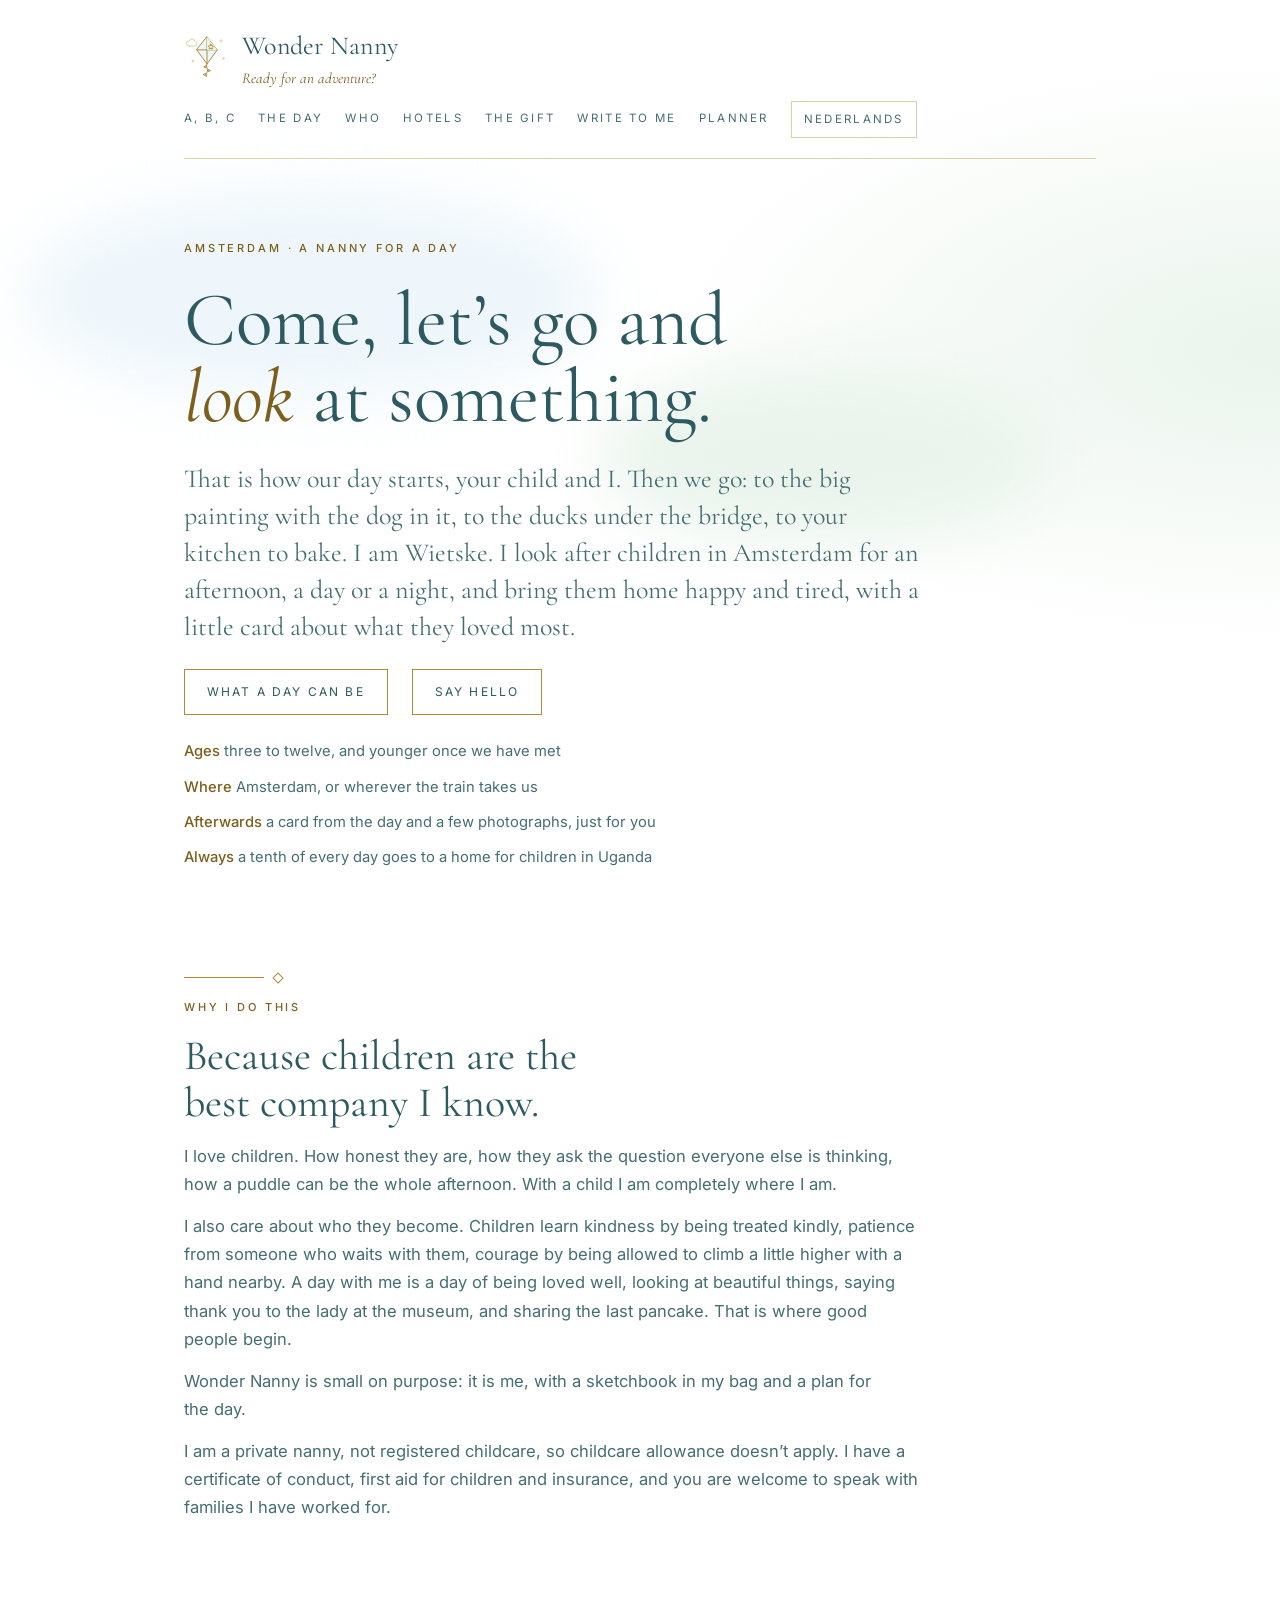
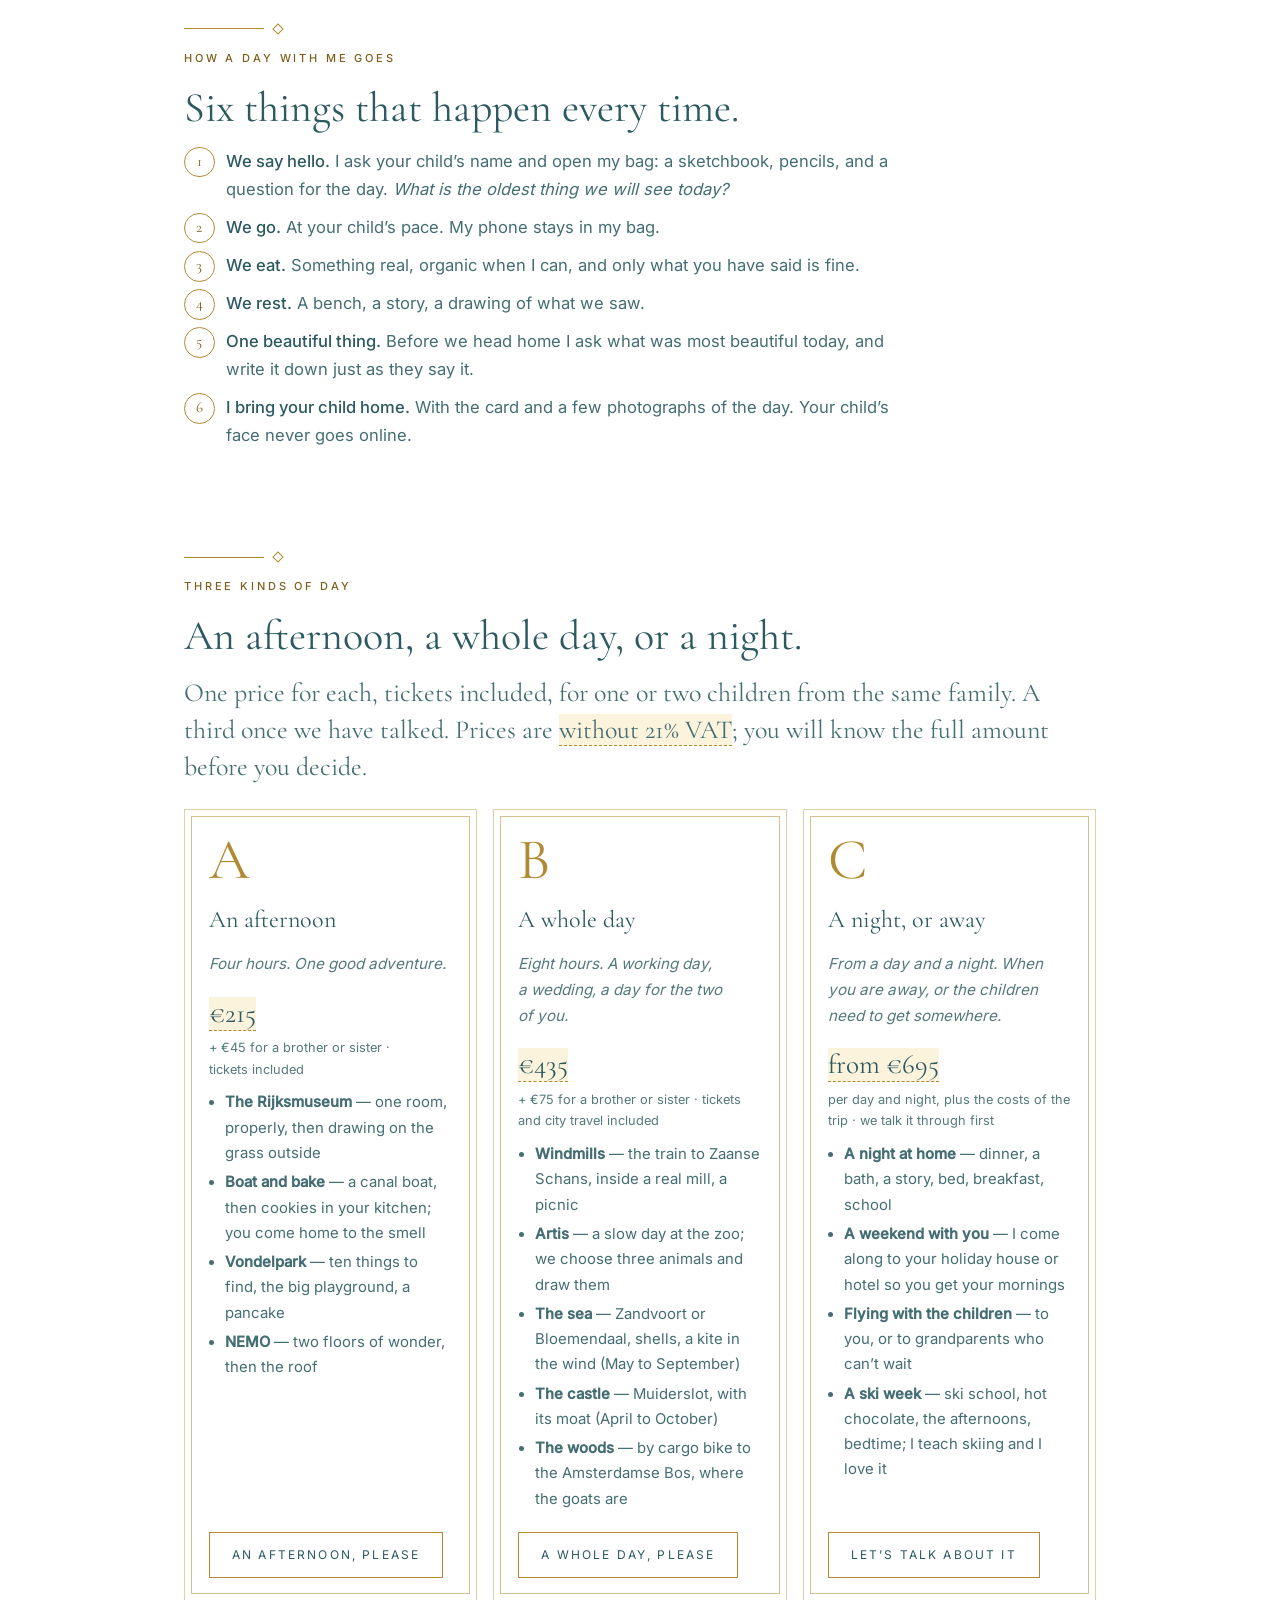
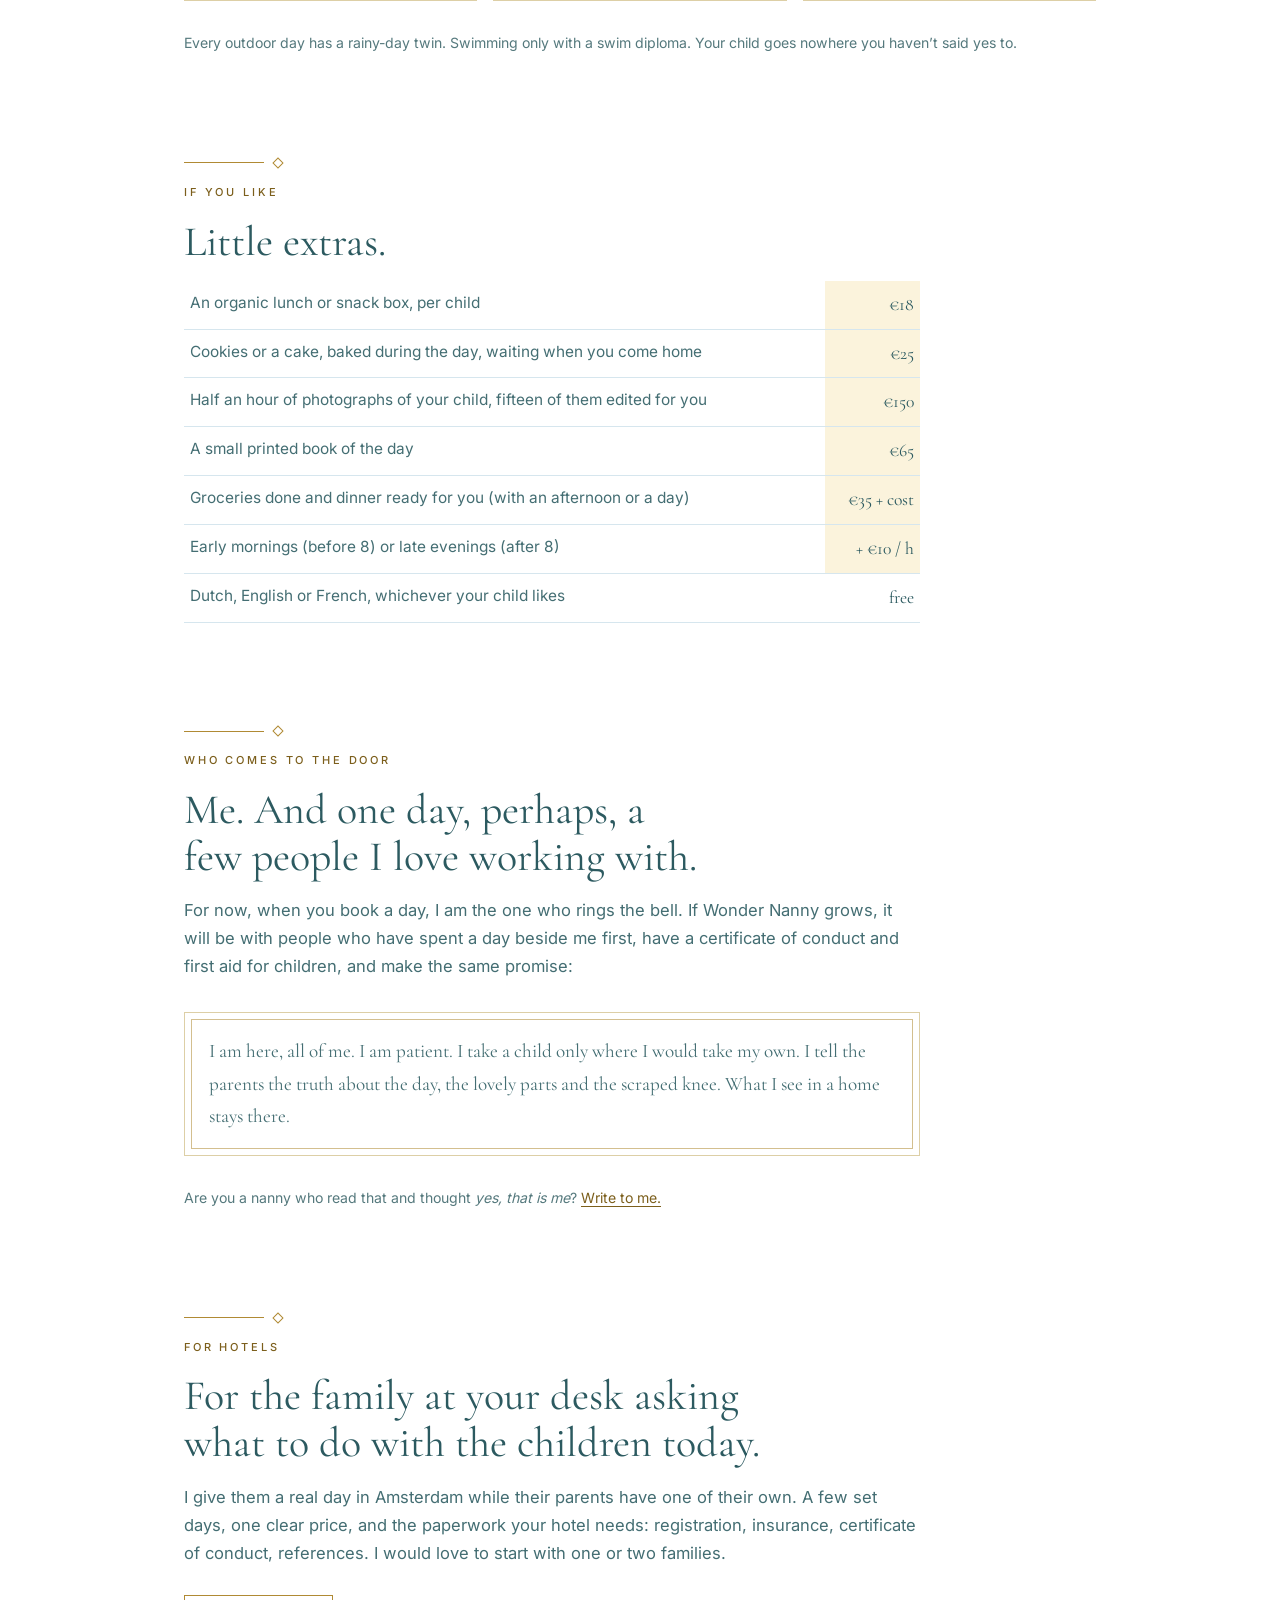
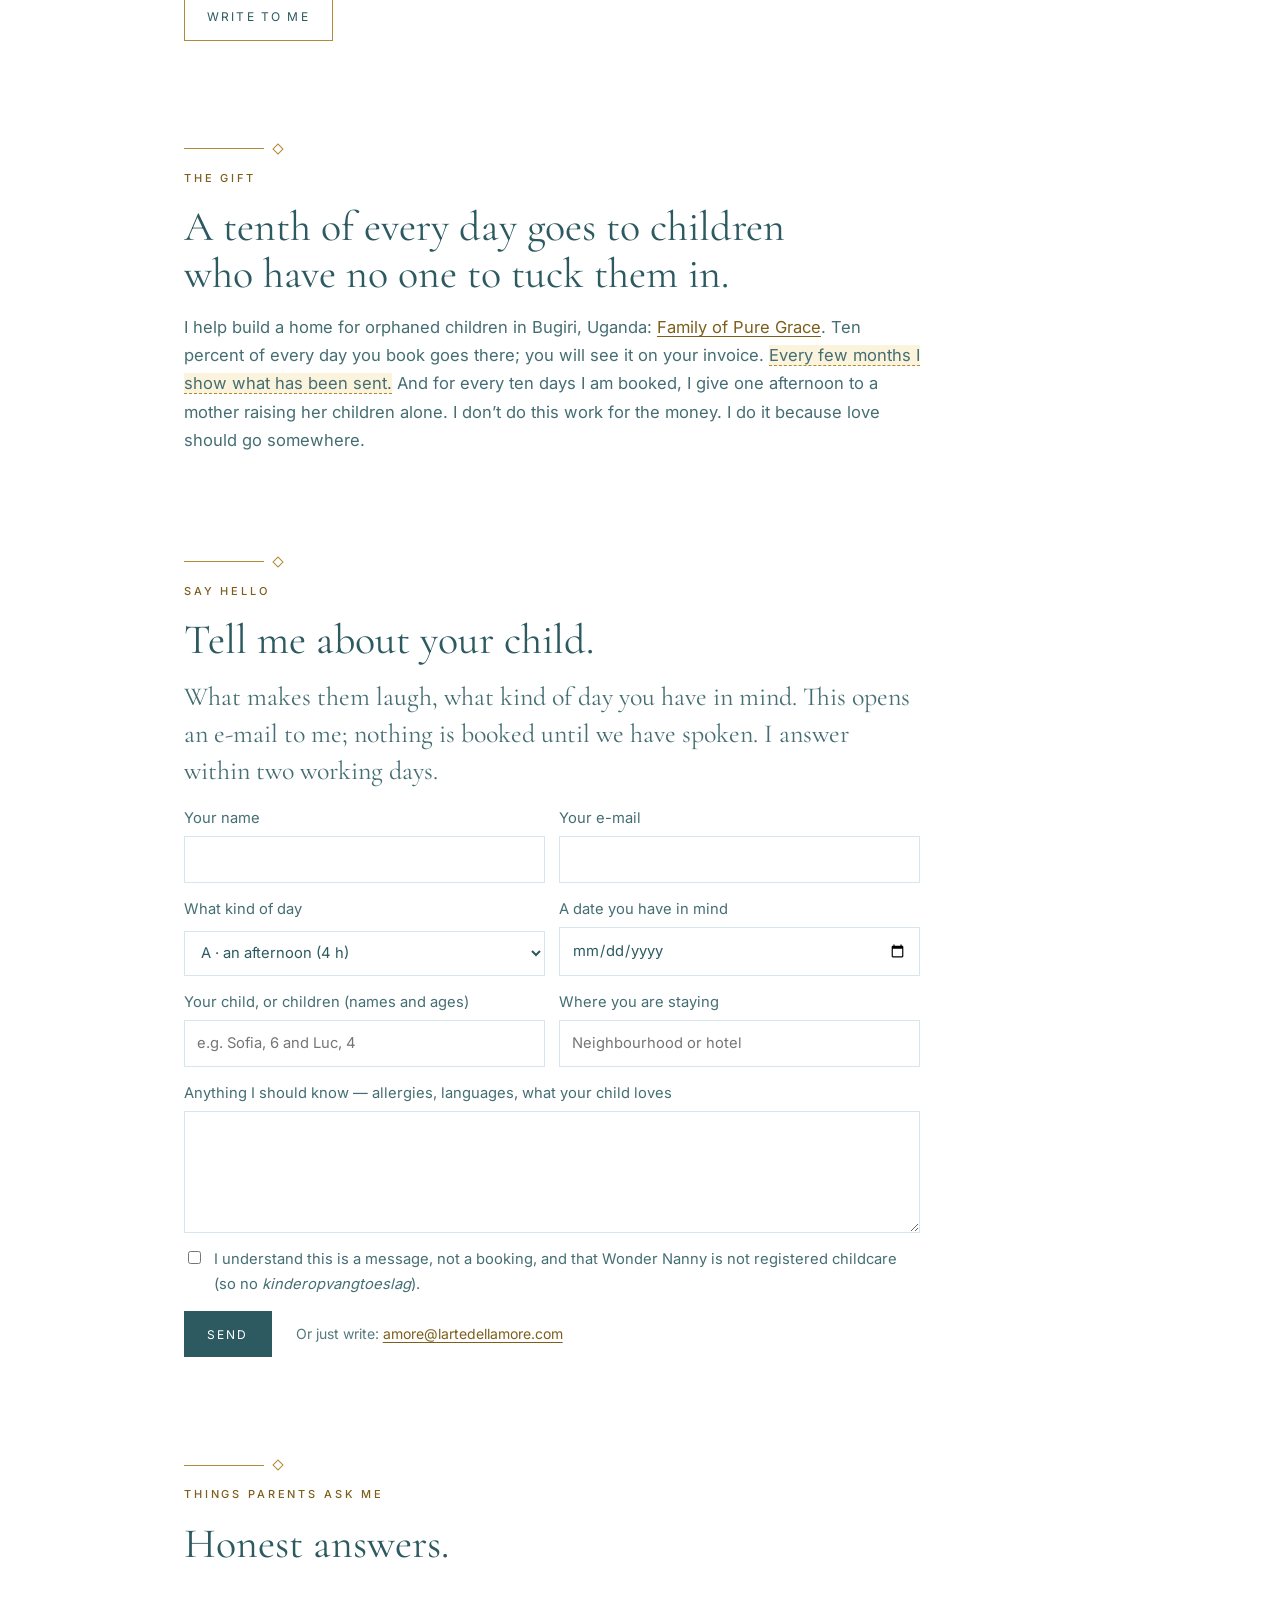
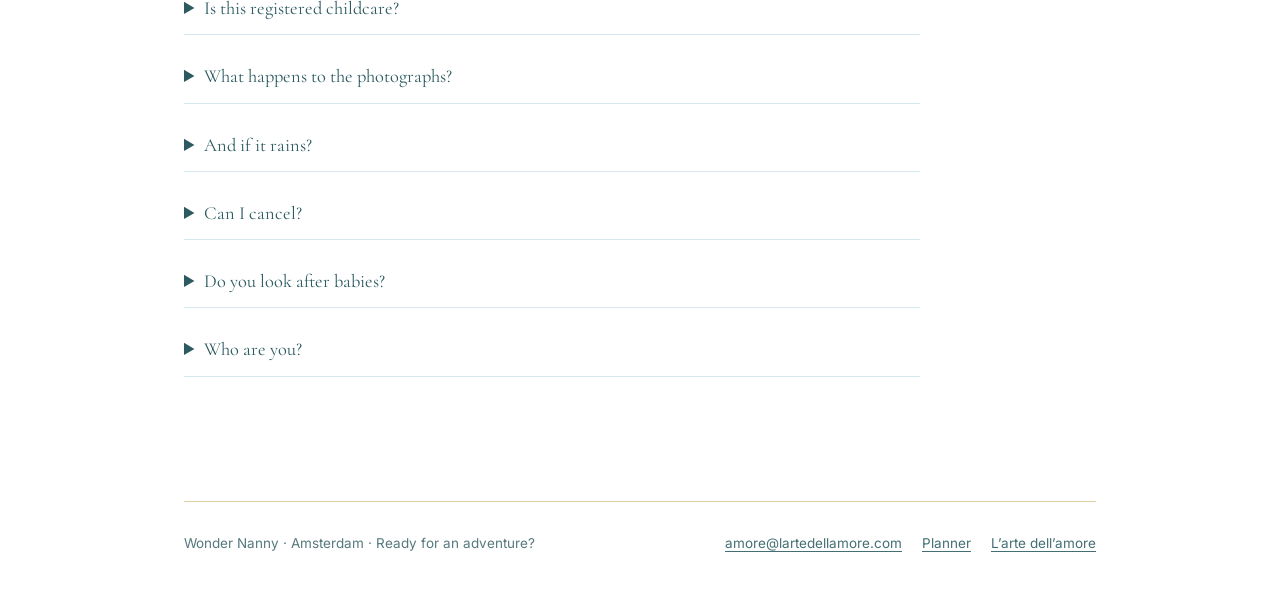
<file: index.html>
<!doctype html>
<html lang="en">
<head>
<meta charset="utf-8">
<meta name="viewport" content="width=device-width, initial-scale=1, viewport-fit=cover">
<title>Wonder Nanny · Ready for an adventure? · Amsterdam</title>
<meta name="description" content="A nanny for a day in Amsterdam. Wietske looks after children for an afternoon, a day or a night and brings them home happy and tired, with a card about what they loved most. A tenth of every day goes to a home for children in Uganda.">
<link rel="canonical" href="https://lartedellamore.github.io/wonder-nanny/">
<link rel="alternate" hreflang="en" href="https://lartedellamore.github.io/wonder-nanny/">
<link rel="alternate" hreflang="nl" href="https://lartedellamore.github.io/wonder-nanny/nl/">
<meta property="og:title" content="Wonder Nanny · Ready for an adventure?">
<meta property="og:description" content="Come, let’s go and look at something. A nanny for a day in Amsterdam.">
<meta property="og:type" content="website">
<link rel="icon" href="assets/mark.svg" type="image/svg+xml">
<link rel="stylesheet" href="css/wonder.css">
</head>
<body class="wonder">
<a class="skip" href="#main">Skip to the text</a>
<div class="wrap">
<header class="top">
  <a class="mark" href="index.html"><img src="assets/mark.svg" alt="" width="72" height="72"><span>Wonder Nanny<small>Ready for an adventure?</small></span></a>
  <nav aria-label="Pages"><a href="#packages">A, B, C</a><a href="#rhythm">The day</a><a href="#nannies">Who</a><a href="#hotels">Hotels</a><a href="#gift">The gift</a><a href="#book">Write to me</a><a href="app/index.html">Planner</a><a class="lang" href="nl/index.html" lang="nl" hreflang="nl">Nederlands</a></nav>
</header>
  <main id="main">
    <section class="crest" aria-labelledby="h-t">
      <p class="eyebrow">Amsterdam &middot; a nanny for a day</p>
      <h1 class="display" id="h-t">Come, let&rsquo;s go and <em>look</em> at something.</h1>
      <p class="lede">That is how our day starts, your child and I. Then we go: to the big painting with the dog in it, to the ducks under the bridge, to your kitchen to bake. I am Wietske. I look after children in Amsterdam for an afternoon, a day or a night, and bring them home happy and tired, with a little card about what they loved most.</p>
      <div class="row"><a class="btn" href="#packages">What a day can be</a><a class="btn" href="#book">Say hello</a></div>
      <div class="facts">
        <span><b>Ages</b> three to twelve, and younger once we have met</span>
        <span><b>Where</b> Amsterdam, or wherever the train takes us</span>
        <span><b>Afterwards</b> a card from the day and a few photographs, just for you</span>
        <span><b>Always</b> a tenth of every day goes to a home for children in Uganda</span>
      </div>
    </section>

    <section class="sec" aria-labelledby="w-t">
      <span class="rule" aria-hidden="true"></span>
      <p class="eyebrow">Why I do this</p>
      <h2 class="h2" id="w-t">Because children are the best company I know.</h2>
      <div class="prose">
        <p>I love children. How honest they are, how they ask the question everyone else is thinking, how a puddle can be the whole afternoon. With a child I am completely where I am.</p>
        <p>I also care about who they become. Children learn kindness by being treated kindly, patience from someone who waits with them, courage by being allowed to climb a little higher with a hand nearby. A day with me is a day of being loved well, looking at beautiful things, saying thank you to the lady at the museum, and sharing the last pancake. That is where good people begin.</p>
        <p>Wonder Nanny is small on purpose: it is me, with a sketchbook in my bag and a plan for the day.</p>
        <p>I am a private nanny, not registered childcare, so childcare allowance doesn&rsquo;t apply. I have a certificate of conduct, first aid for children and insurance, and you are welcome to speak with families I have worked for.</p>
      </div>
    </section>

    <section class="sec" id="rhythm" aria-labelledby="r-t">
      <span class="rule" aria-hidden="true"></span>
      <p class="eyebrow">How a day with me goes</p>
      <h2 class="h2" id="r-t">Six things that happen every time.</h2>
      <ol class="rhythm">
        <li><b>We say hello.</b> I ask your child&rsquo;s name and open my bag: a sketchbook, pencils, and a question for the day. <em>What is the oldest thing we will see today?</em></li>
        <li><b>We go.</b> At your child&rsquo;s pace. My phone stays in my bag.</li>
        <li><b>We eat.</b> Something real, organic when I can, and only what you have said is fine.</li>
        <li><b>We rest.</b> A bench, a story, a drawing of what we saw.</li>
        <li><b>One beautiful thing.</b> Before we head home I ask what was most beautiful today, and write it down just as they say it.</li>
        <li><b>I bring your child home.</b> With the card and a few photographs of the day. Your child&rsquo;s face never goes online.</li>
      </ol>
    </section>

    <section class="sec" id="packages" aria-labelledby="p-t">
      <span class="rule" aria-hidden="true"></span>
      <p class="eyebrow">Three kinds of day</p>
      <h2 class="h2" id="p-t">An afternoon, a whole day, or a night.</h2>
      <p class="lede">One price for each, tickets included, for one or two children from the same family. A third once we have talked. Prices are <span class="confirm">without 21% VAT</span>; you will know the full amount before you decide.</p>

      <div class="abc">
        <article class="frame pack">
          <span class="letter" aria-hidden="true">A</span>
          <h3>An afternoon</h3>
          <p class="for">Four hours. One good adventure.</p>
          <p class="price"><span class="confirm">&euro;215</span><small>+ &euro;45 for a brother or sister &middot; tickets included</small></p>
          <ul>
            <li><b>The Rijksmuseum</b> &mdash; one room, properly, then drawing on the grass outside</li>
            <li><b>Boat and bake</b> &mdash; a canal boat, then cookies in your kitchen; you come home to the smell</li>
            <li><b>Vondelpark</b> &mdash; ten things to find, the big playground, a pancake</li>
            <li><b>NEMO</b> &mdash; two floors of wonder, then the roof</li>
          </ul>
          <p class="cta"><a class="btn" href="#book">An afternoon, please</a></p>
        </article>

        <article class="frame pack">
          <span class="letter" aria-hidden="true">B</span>
          <h3>A whole day</h3>
          <p class="for">Eight hours. A working day, a wedding, a day for the two of you.</p>
          <p class="price"><span class="confirm">&euro;435</span><small>+ &euro;75 for a brother or sister &middot; tickets and city travel included</small></p>
          <ul>
            <li><b>Windmills</b> &mdash; the train to Zaanse Schans, inside a real mill, a picnic</li>
            <li><b>Artis</b> &mdash; a slow day at the zoo; we choose three animals and draw them</li>
            <li><b>The sea</b> &mdash; Zandvoort or Bloemendaal, shells, a kite in the wind (May to September)</li>
            <li><b>The castle</b> &mdash; Muiderslot, with its moat (April to October)</li>
            <li><b>The woods</b> &mdash; by cargo bike to the Amsterdamse Bos, where the goats are</li>
          </ul>
          <p class="cta"><a class="btn" href="#book">A whole day, please</a></p>
        </article>

        <article class="frame pack">
          <span class="letter" aria-hidden="true">C</span>
          <h3>A night, or away</h3>
          <p class="for">From a day and a night. When you are away, or the children need to get somewhere.</p>
          <p class="price"><span class="confirm">from &euro;695</span><small>per day and night, plus the costs of the trip &middot; we talk it through first</small></p>
          <ul>
            <li><b>A night at home</b> &mdash; dinner, a bath, a story, bed, breakfast, school</li>
            <li><b>A weekend with you</b> &mdash; I come along to your holiday house or hotel so you get your mornings</li>
            <li><b>Flying with the children</b> &mdash; to you, or to grandparents who can&rsquo;t wait</li>
            <li><b>A ski week</b> &mdash; ski school, hot chocolate, the afternoons, bedtime; I teach skiing and I love it</li>
          </ul>
          <p class="cta"><a class="btn" href="#book">Let&rsquo;s talk about it</a></p>
        </article>
      </div>
      <p class="note" style="margin-top:14px">Every outdoor day has a rainy-day twin. Swimming only with a swim diploma. Your child goes nowhere you haven&rsquo;t said yes to.</p>
    </section>

    <section class="sec" id="addons" aria-labelledby="a-t">
      <span class="rule" aria-hidden="true"></span>
      <p class="eyebrow">If you like</p>
      <h2 class="h2" id="a-t">Little extras.</h2>
      <table class="addons">
        <tr><td>An organic lunch or snack box, per child</td><td class="confirm">&euro;18</td></tr>
        <tr><td>Cookies or a cake, baked during the day, waiting when you come home</td><td class="confirm">&euro;25</td></tr>
        <tr><td>Half an hour of photographs of your child, fifteen of them edited for you</td><td class="confirm">&euro;150</td></tr>
        <tr><td>A small printed book of the day</td><td class="confirm">&euro;65</td></tr>
        <tr><td>Groceries done and dinner ready for you (with an afternoon or a day)</td><td class="confirm">&euro;35 + cost</td></tr>
        <tr><td>Early mornings (before 8) or late evenings (after 8)</td><td class="confirm">+ &euro;10 / h</td></tr>
        <tr><td>Dutch, English or French, whichever your child likes</td><td>free</td></tr>
      </table>
    </section>

    <section class="sec" id="nannies" aria-labelledby="n-t">
      <span class="rule" aria-hidden="true"></span>
      <p class="eyebrow">Who comes to the door</p>
      <h2 class="h2" id="n-t">Me. And one day, perhaps, a few people I love working with.</h2>
      <div class="prose">
        <p>For now, when you book a day, I am the one who rings the bell. If Wonder Nanny grows, it will be with people who have spent a day beside me first, have a certificate of conduct and first aid for children, and make the same promise:</p>
      </div>
      <blockquote class="frame" style="margin:16px 0 0; font-family:var(--serif); font-size:1.2rem; color:var(--ink2)">
        I am here, all of me. I am patient. I take a child only where I would take my own. I tell the parents the truth about the day, the lovely parts and the scraped knee. What I see in a home stays there.
      </blockquote>
      <p class="note" style="margin-top:14px">Are you a nanny who read that and thought <em>yes, that is me</em>? <a href="mailto:amore@lartedellamore.com?subject=Wonder%20Nanny%20%E2%80%94%20hello">Write to me.</a></p>
    </section>

    <section class="sec" id="hotels" aria-labelledby="ho-t">
      <span class="rule" aria-hidden="true"></span>
      <p class="eyebrow">For hotels</p>
      <h2 class="h2" id="ho-t">For the family at your desk asking what to do with the children today.</h2>
      <div class="prose">
        <p>I give them a real day in Amsterdam while their parents have one of their own. A few set days, one clear price, and the paperwork your hotel needs: registration, insurance, certificate of conduct, references. I would love to start with one or two families.</p>
      </div>
      <div class="row" style="margin-top:12px"><a class="btn" href="mailto:amore@lartedellamore.com?subject=Wonder%20Nanny%20and%20our%20guests">Write to me</a></div>
    </section>

    <section class="sec" id="gift" aria-labelledby="g-t">
      <span class="rule" aria-hidden="true"></span>
      <p class="eyebrow">The gift</p>
      <h2 class="h2" id="g-t">A tenth of every day goes to children who have no one to tuck them in.</h2>
      <div class="prose">
        <p>I help build a home for orphaned children in Bugiri, Uganda: <a href="https://familyofpuregrace.wixsite.com/my-site" rel="noopener">Family of Pure Grace</a>. Ten percent of every day you book goes there; you will see it on your invoice. <span class="confirm">Every few months I show what has been sent.</span> And for every ten days I am booked, I give one afternoon to a mother raising her children alone. I don&rsquo;t do this work for the money. I do it because love should go somewhere.</p>
      </div>
    </section>

    <section class="sec" id="book" aria-labelledby="b-t">
      <span class="rule" aria-hidden="true"></span>
      <p class="eyebrow">Say hello</p>
      <h2 class="h2" id="b-t">Tell me about your child.</h2>
      <p class="lede">What makes them laugh, what kind of day you have in mind. This opens an e-mail to me; nothing is booked until we have spoken. I answer within two working days.</p>
      <form class="book" id="bookform" novalidate>
        <div class="two">
          <label>Your name <input name="name" required autocomplete="name"></label>
          <label>Your e-mail <input name="email" type="email" required autocomplete="email"></label>
        </div>
        <div class="two">
          <label>What kind of day
            <select name="package">
              <option>A · an afternoon (4 h)</option>
              <option>B · a whole day (8 h)</option>
              <option>C · a night, or away</option>
              <option>I am not sure yet</option>
            </select>
          </label>
          <label>A date you have in mind <input name="date" type="date"></label>
        </div>
        <div class="two">
          <label>Your child, or children (names and ages) <input name="children" placeholder="e.g. Sofia, 6 and Luc, 4"></label>
          <label>Where you are staying <input name="where" placeholder="Neighbourhood or hotel"></label>
        </div>
        <label>Anything I should know &mdash; allergies, languages, what your child loves <textarea name="notes" rows="4"></textarea></label>
        <label class="check"><input type="checkbox" name="consent" required> <span>I understand this is a message, not a booking, and that Wonder Nanny is not registered childcare (so no <em>kinderopvangtoeslag</em>).</span></label>
        <div class="row"><button class="btn solid" type="submit">Send</button><span class="small">Or just write: <a href="mailto:amore@lartedellamore.com">amore@lartedellamore.com</a></span></div>
      </form>
    </section>

    <section class="sec" id="faq" aria-labelledby="f-t">
      <span class="rule" aria-hidden="true"></span>
      <p class="eyebrow">Things parents ask me</p>
      <h2 class="h2" id="f-t">Honest answers.</h2>
      <details><summary>Is this registered childcare?</summary><p>No. I am a private nanny, not a <em>gastouderbureau</em> or <em>kinderopvang</em> in the national register, so you can&rsquo;t claim childcare allowance. I do have a certificate of conduct (VOG), first aid for children, and insurance for looking after them.</p></details>
      <details><summary>What happens to the photographs?</summary><p>They are yours. I never put a child&rsquo;s face online, and nothing at all without your written yes. With your permission I might show a drawing or a card, without names.</p></details>
      <details><summary>And if it rains?</summary><p>Every outdoor day has an indoor twin; we choose together the evening before.</p></details>
      <details><summary>Can I cancel?</summary><p>Of course, free until 48 hours before. Within 48 hours I ask half, because I kept the day for you. If your child is ill, nothing at all.</p></details>
      <details><summary>Do you look after babies?</summary><p>Sometimes, one at a time, once we have met. The days above are written for ages three to twelve.</p></details>
      <details><summary>Who are you?</summary><p>Wietske Hoencamp, Amsterdam. I have looked after the children of more than thirty families. I also coach, photograph and teach skiing; the rest of my work lives at <a href="https://lartedellamore.github.io/">L&rsquo;arte dell&rsquo;amore</a>.</p></details>
    </section>

  </main>
<footer class="foot">
  <span>Wonder Nanny &middot; Amsterdam &middot; Ready for an adventure?</span>
  <nav aria-label="Footer"><a href="mailto:amore@lartedellamore.com">amore@lartedellamore.com</a><a href="app/index.html">Planner</a><a href="https://lartedellamore.github.io/" rel="noopener">L&rsquo;arte dell&rsquo;amore</a></nav>
</footer>
</div>
<script>
document.getElementById('bookform').addEventListener('submit', function (e) {
  e.preventDefault();
  var f = e.target, d = new FormData(f);
  if (!d.get('name') || !d.get('email') || !f.consent.checked) { alert('Please add your name and e-mail and tick the box.'); return; }
  var body = ['Name: ' + d.get('name'), 'E-mail: ' + d.get('email'), 'Kind of day: ' + d.get('package'), 'Date: ' + (d.get('date') || '-'),
    'Children: ' + (d.get('children') || '-'), 'Staying: ' + (d.get('where') || '-'), '', 'Notes:', d.get('notes') || '-'].join('\n');
  location.href = 'mailto:amore@lartedellamore.com?subject=' + encodeURIComponent('Wonder Nanny — ' + d.get('package')) + '&body=' + encodeURIComponent(body);
});
</script>
</body>
</html>
</file>
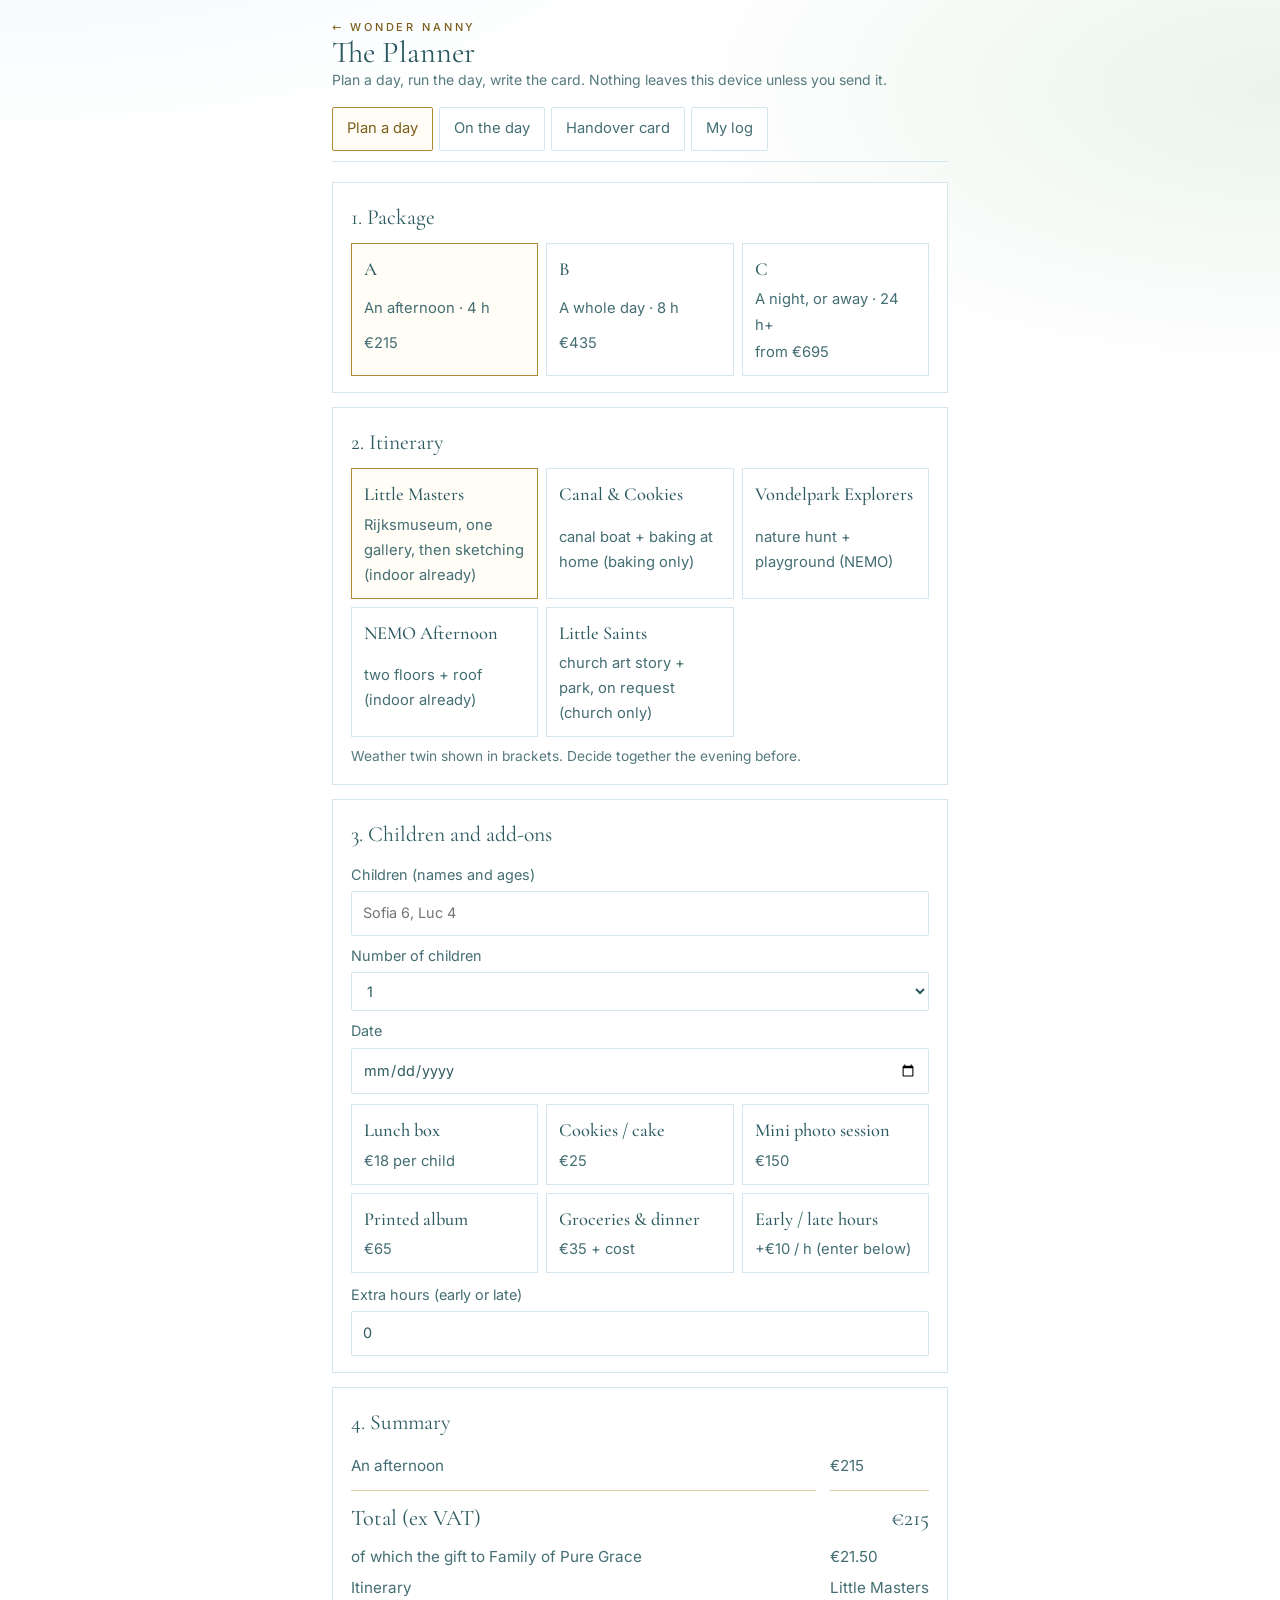
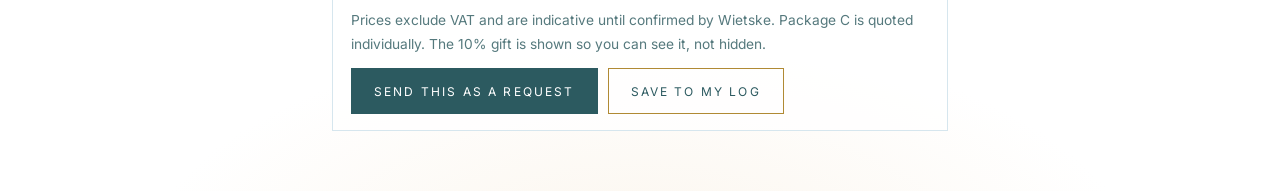
<file: app/index.html>
<!doctype html>
<html lang="en">
<head>
<meta charset="utf-8">
<meta name="viewport" content="width=device-width, initial-scale=1, viewport-fit=cover">
<title>Wonder Nanny Planner</title>
<meta name="description" content="The companion app for Wonder Nanny: plan a day, run the day, write the handover card. Everything stays on your device.">
<link rel="icon" href="../assets/mark.svg" type="image/svg+xml">
<link rel="apple-touch-icon" href="../assets/icon-180.png">
<link rel="manifest" href="manifest.json">
<meta name="theme-color" content="#EEF6FB">
<link rel="stylesheet" href="../css/wonder.css">
<style>
  /* app-only layout: one narrow column, tabs at the top, cards below */
  .app { max-width: 42rem; margin: 0 auto; padding: 18px clamp(14px, 4vw, 28px) 60px; }
  .app h1 { font-size: 1.9rem; }
  .tabs { display: flex; gap: 6px; flex-wrap: wrap; margin: 16px 0 20px; border-bottom: 1px solid var(--line); padding-bottom: 10px; }
  .tabs button { font: inherit; font-size: .92rem; padding: 8px 14px; border: 1px solid var(--line); background: #fff; color: var(--ink2); border-radius: 2px; cursor: pointer; }
  .tabs button[aria-selected="true"] { border-color: var(--gold); color: var(--gold-ink); background: #FFFDF6; }
  .panel-x[hidden] { display: none; }
  .card { background: rgba(255,255,255,.8); border: 1px solid var(--line); padding: 16px 18px; margin-top: 14px; }
  .card h2 { font-size: 1.35rem; margin-bottom: 8px; }
  .opts { display: grid; gap: 8px; grid-template-columns: repeat(auto-fit, minmax(9rem, 1fr)); }
  .opt { border: 1px solid var(--line); padding: 10px 12px; cursor: pointer; background: #fff; display: grid; gap: 2px; font-size: .92rem; color: var(--ink2); }
  .opt input { display: none; }
  .opt b { color: var(--ink); font-family: var(--serif); font-size: 1.15rem; font-weight: 500; }
  .opt:has(input:checked) { border-color: var(--gold); background: #FFFDF6; }
  .sum { display: grid; grid-template-columns: 1fr auto; gap: 6px 14px; margin-top: 12px; font-size: .95rem; color: var(--ink2); }
  .sum .tot { font-family: var(--serif); font-size: 1.4rem; color: var(--ink); border-top: 1px solid var(--gold-pale); padding-top: 8px; margin-top: 6px; }
  .sum .tot + .tot { text-align: right; }
  .steps-x { list-style: none; padding: 0; margin: 10px 0 0; display: grid; gap: 8px; }
  .steps-x li { display: flex; gap: 10px; align-items: flex-start; padding: 10px 12px; background: var(--linen); }
  .steps-x li:nth-child(even) { background: var(--leaf); }
  .steps-x input { margin-top: 5px; }
  .steps-x b { display: block; color: var(--ink); }
  .steps-x span { color: var(--ink2); font-size: .92rem; }
  .steps-x li:has(input:checked) { opacity: .55; }
  .kv { display: grid; grid-template-columns: 1fr; gap: 8px; margin-top: 10px; }
  .kv label { display: grid; gap: 4px; font-size: .9rem; color: var(--ink2); }
  .kv input, .kv textarea, .kv select { font: inherit; color: var(--ink); padding: 9px 11px; border: 1px solid var(--line); background: #fff; border-radius: 2px; }
  .handover { margin-top: 14px; padding: 22px 24px; font-family: var(--serif); color: var(--ink); line-height: 1.6; }
  .handover .t { color: var(--gold-ink); font-size: .8rem; font-family: var(--sans); letter-spacing: .08em; text-transform: uppercase; }
  .handover h3 { font-size: 1.6rem; margin: 4px 0 10px; }
  .handover p { margin: 6px 0; }
  .row-x { display: flex; gap: 10px; flex-wrap: wrap; margin-top: 12px; }
  .log li { display: grid; grid-template-columns: 1fr auto auto; gap: 10px; padding: 8px 0; border-bottom: 1px solid var(--line); font-size: .93rem; color: var(--ink2); align-items: center; }
  .log li b { color: var(--ink); }
  .x { font: inherit; border: 0; background: none; color: var(--dim); cursor: pointer; }
  .muted { color: var(--dim); font-size: .86rem; margin-top: 8px; }
  .script { margin-top: 8px; }
  .script summary { font-size: 1.05rem; }
</style>
</head>
<body class="wonder">
<div class="app">
  <p class="eyebrow gold" style="margin:0"><a href="../index.html" style="color:inherit;text-decoration:none">&larr; Wonder Nanny</a></p>
  <h1 class="display">The Planner</h1>
  <p class="small" style="color:var(--dim)">Plan a day, run the day, write the card. Nothing leaves this device unless you send it.</p>

  <div class="tabs" role="tablist">
    <button role="tab" aria-selected="true" data-t="plan">Plan a day</button>
    <button role="tab" aria-selected="false" data-t="day">On the day</button>
    <button role="tab" aria-selected="false" data-t="card">Handover card</button>
    <button role="tab" aria-selected="false" data-t="log">My log</button>
  </div>

  <!-- PLAN -->
  <section class="panel-x" id="p-plan">
    <div class="card">
      <h2>1. Package</h2>
      <div class="opts" id="pkg">
        <label class="opt"><input type="radio" name="pkg" value="A" checked><b>A</b>An afternoon · 4 h<span>€215</span></label>
        <label class="opt"><input type="radio" name="pkg" value="B"><b>B</b>A whole day · 8 h<span>€435</span></label>
        <label class="opt"><input type="radio" name="pkg" value="C"><b>C</b>A night, or away · 24 h+<span>from €695</span></label>
      </div>
    </div>
    <div class="card">
      <h2>2. Itinerary</h2>
      <div class="opts" id="itin"></div>
      <p class="muted">Weather twin shown in brackets. Decide together the evening before.</p>
    </div>
    <div class="card">
      <h2>3. Children and add-ons</h2>
      <div class="kv">
        <label>Children (names and ages) <input id="kids" placeholder="Sofia 6, Luc 4"></label>
        <label>Number of children <select id="n"><option>1</option><option>2</option><option>3</option></select></label>
        <label>Date <input id="date" type="date"></label>
      </div>
      <div class="opts" id="addons" style="margin-top:10px">
        <label class="opt"><input type="checkbox" value="lunch"><b>Lunch box</b>€18 per child</label>
        <label class="opt"><input type="checkbox" value="bake"><b>Cookies / cake</b>€25</label>
        <label class="opt"><input type="checkbox" value="photo"><b>Mini photo session</b>€150</label>
        <label class="opt"><input type="checkbox" value="album"><b>Printed album</b>€65</label>
        <label class="opt"><input type="checkbox" value="dinner"><b>Groceries &amp; dinner</b>€35 + cost</label>
        <label class="opt"><input type="checkbox" value="hours"><b>Early / late hours</b>+€10 / h (enter below)</label>
      </div>
      <div class="kv"><label>Extra hours (early or late) <input id="xh" type="number" min="0" value="0"></label></div>
    </div>
    <div class="card">
      <h2>4. Summary</h2>
      <div class="sum" id="sum"></div>
      <p class="muted">Prices exclude VAT and are indicative until confirmed by Wietske. Package C is quoted individually. The 10% gift is shown so you can see it, not hidden.</p>
      <div class="row-x">
        <button class="btn solid" id="send">Send this as a request</button>
        <button class="btn" id="savelog">Save to my log</button>
      </div>
    </div>
  </section>

  <!-- DAY -->
  <section class="panel-x" id="p-day" hidden>
    <div class="card">
      <h2>The Wonder rhythm</h2>
      <ul class="steps-x" id="rhythm">
        <li><input type="checkbox"><div><b>Welcome</b><span>Open the Wonder bag. Ask today's wonder question. Check: allergies, medication, pick-up person, parents' numbers saved.</span></div></li>
        <li><input type="checkbox"><div><b>Go</b><span>At the child's pace. Phone away except photographs and emergencies. Ten photographs, no more needed.</span></div></li>
        <li><input type="checkbox"><div><b>Eat</b><span>A real meal or snack. Water first. Nothing the parents have not approved.</span></div></li>
        <li><input type="checkbox"><div><b>Rest</b><span>Twenty quiet minutes: drawing, a story, a bench.</span></div></li>
        <li><input type="checkbox"><div><b>One beautiful thing</b><span>Ask. Write the answer down in the child's words.</span></div></li>
        <li><input type="checkbox"><div><b>Handover</b><span>Card written, photographs sent, house left calmer than found. Tick the booking in your log.</span></div></li>
      </ul>
      <div class="row-x"><button class="btn" id="resetday">Reset for a new day</button></div>
    </div>
    <div class="card">
      <h2>Wonder question of the day</h2>
      <p id="wq" style="font-family:var(--serif);font-size:1.3rem;color:var(--ink2)"></p>
      <div class="row-x"><button class="btn" id="newq">Another question</button></div>
    </div>
    <div class="card">
      <h2>Emergency card</h2>
      <p class="muted">Saved on this device only. Fill it in before the first booking.</p>
      <div class="kv">
        <label>Wietske <input id="e1" placeholder="+31 6 …"></label>
        <label>Today's parents <input id="e2" placeholder="Name · +31 6 …"></label>
        <label>Pick-up person(s) <input id="e3" placeholder="Who may collect the child"></label>
        <label>Allergies / medication today <input id="e4"></label>
        <label>Nearest huisartsenpost / hospital <input id="e5" placeholder="OLVG Oost · 020 599 9111 (check)"></label>
      </div>
      <p class="muted">Emergency: <b>112</b>. Non-urgent police: 0900-8844. Order: child safe → 112 if needed → parents → Wietske.</p>
    </div>
    <div class="card">
      <h2>Three scripts</h2>
      <details class="script"><summary>The child refuses to leave</summary><p>Kneel, name the feeling ("You want to stay. It is good here."), offer a last turn you count together, then a job for the walk ("You carry the map"). Never lift a child who says no unless unsafe.</p></details>
      <details class="script"><summary>The parent is late or changes the plan</summary><p>Confirm by message what changes and when. Extra time is noted, not argued, and invoiced later. The child hears none of it.</p></details>
      <details class="script"><summary>An accident</summary><p>Child safe first. Call 112 if in doubt. Then the parents, then Wietske. Write down the time and what happened while it is fresh. The truth, plainly, always.</p></details>
    </div>
  </section>

  <!-- CARD -->
  <section class="panel-x" id="p-card" hidden>
    <div class="card">
      <h2>Write the card</h2>
      <div class="kv">
        <label>Child's name <input id="c1"></label>
        <label>Today we… <input id="c2" placeholder="walked through one room of the Rijksmuseum and drew the ships"></label>
        <label>We ate <input id="c3"></label>
        <label>Rest <input id="c4" placeholder="a story on the bench by the pond"></label>
        <label>One beautiful thing (in the child's words) <textarea id="c5" rows="2"></textarea></label>
        <label>Something you should know <input id="c6" placeholder="a scraped knee at 15:10, cleaned and plastered; fine after a hug"></label>
        <label>Nanny <input id="c7" placeholder="Wietske"></label>
      </div>
    </div>
    <div class="frame handover" id="hc"></div>
    <div class="row-x">
      <button class="btn solid" id="copy">Copy the card</button>
      <button class="btn" id="share">Share…</button>
    </div>
    <p class="muted">Send the ten photographs separately, from your phone, the same evening. Never post a child's face.</p>
  </section>

  <!-- LOG -->
  <section class="panel-x" id="p-log" hidden>
    <div class="card">
      <h2>My bookings</h2>
      <p class="muted">Your own record on this device: for your invoices, the 10% gift and the Wonder Gift count (one free afternoon for a single mother per ten paid bookings).</p>
      <div class="sum" id="logsum"></div>
      <ul class="log" id="loglist" style="list-style:none;padding:0;margin:12px 0 0"></ul>
      <div class="row-x"><button class="btn" id="exportlog">Export as text</button><button class="btn" id="clearlog">Clear log</button></div>
    </div>
  </section>
</div>

<script>
(function () {
  var P = { A: { name: 'An afternoon', price: 215, sib: 45 }, B: { name: 'A whole day', price: 435, sib: 75 }, C: { name: 'A night, or away', price: 695, sib: 0 } };
  var IT = {
    A: [['Little Masters', 'Rijksmuseum, one gallery, then sketching (indoor already)'], ['Canal & Cookies', 'canal boat + baking at home (baking only)'], ['Vondelpark Explorers', 'nature hunt + playground (NEMO)'], ['NEMO Afternoon', 'two floors + roof (indoor already)'], ['Little Saints', 'church art story + park, on request (church only)']],
    B: [['Windmills & Cheese', 'Zaanse Schans (Artis)'], ['Artis & Micropia', 'slow zoo day (indoor already)'], ['Beach Day', 'Zandvoort / Bloemendaal, May–Sept (Artis)'], ['Castle & Fort', 'Muiderslot, Apr–Oct (Scheepvaartmuseum)'], ['Bike & Bloom', 'Amsterdamse Bos + goat farm (Tropenmuseum / Wereldmuseum)']],
    C: [['Night In', 'dinner, bedtime, breakfast, school run'], ['Weekend Away', 'at your holiday home or hotel'], ['Flying Companion', 'consent letters + passports required'], ['Ski Week', 'ski-school runs, lunch, après-ski care']]
  };
  var AD = { lunch: 18, bake: 25, photo: 150, album: 65, dinner: 35 };
  var Q = ['What is the oldest thing we will see today?', 'Which animal would you be, and why?', 'What colour is the wind?', 'Who made this, and were they happy?', 'What is the quietest sound here?', 'If this building could talk, what would it say first?', 'What would you give the person who painted this?', 'Which cloud is going the fastest?', 'What does this place smell like in winter?', 'What is one thing here you want to remember when you are old?'];
  var $ = function (s) { return document.querySelector(s); };
  var S = function (k, v) { try { if (v === undefined) return JSON.parse(localStorage.getItem('wn.' + k)); localStorage.setItem('wn.' + k, JSON.stringify(v)); } catch (e) { return null; } };

  // tabs
  document.querySelectorAll('.tabs button').forEach(function (b) {
    b.onclick = function () {
      document.querySelectorAll('.tabs button').forEach(function (x) { x.setAttribute('aria-selected', x === b); });
      document.querySelectorAll('.panel-x').forEach(function (p) { p.hidden = p.id !== 'p-' + b.dataset.t; });
    };
  });

  // plan
  function pkg() { return document.querySelector('input[name=pkg]:checked').value; }
  function itins() {
    var k = pkg(); $('#itin').innerHTML = IT[k].map(function (x, i) {
      return '<label class="opt"><input type="radio" name="it" value="' + x[0] + '"' + (i === 0 ? ' checked' : '') + '><b>' + x[0] + '</b><span>' + x[1] + '</span></label>';
    }).join('');
    $('#itin').querySelectorAll('input').forEach(function (i) { i.onchange = sum; });
    sum();
  }
  function calc() {
    var k = pkg(), n = +$('#n').value, p = P[k], lines = [];
    var total = p.price; lines.push([p.name + (k === 'C' ? ' (from, per 24 h)' : ''), p.price]);
    if (n > 1 && p.sib) { lines.push(['Extra sibling' + (n > 2 ? 's' : '') + ' × ' + (n - 1), p.sib * (n - 1)]); total += p.sib * (n - 1); }
    document.querySelectorAll('#addons input:checked').forEach(function (c) {
      if (c.value === 'hours') { var h = +$('#xh').value || 0; if (h) { lines.push(['Early / late hours × ' + h, 10 * h]); total += 10 * h; } return; }
      var v = AD[c.value] * (c.value === 'lunch' ? n : 1); lines.push([c.labels[0].querySelector('b').textContent + (c.value === 'lunch' ? ' × ' + n : '') + (c.value === 'dinner' ? ' (+ cost)' : ''), v]); total += v;
    });
    return { lines: lines, total: total, gift: Math.round(total * 0.1 * 100) / 100 };
  }
  function sum() {
    var r = calc(), it = (document.querySelector('input[name=it]:checked') || {}).value || '';
    $('#sum').innerHTML = r.lines.map(function (l) { return '<span>' + l[0] + '</span><span>€' + l[1] + '</span>'; }).join('') +
      '<span class="tot">Total (ex VAT)</span><span class="tot">€' + r.total + '</span>' +
      '<span>of which the gift to Family of Pure Grace</span><span>€' + r.gift.toFixed(2) + '</span>' + (it ? '<span>Itinerary</span><span>' + it + '</span>' : '');
  }
  document.querySelectorAll('input[name=pkg]').forEach(function (i) { i.onchange = itins; });
  ['#n', '#xh'].forEach(function (s) { $(s).oninput = sum; });
  document.querySelectorAll('#addons input').forEach(function (c) { c.onchange = sum; });
  itins();

  function planText() {
    var r = calc(), it = (document.querySelector('input[name=it]:checked') || {}).value || '-';
    return ['Wonder Nanny request', 'Package: ' + pkg() + ' · ' + P[pkg()].name, 'Itinerary: ' + it, 'Date: ' + ($('#date').value || '-'), 'Children: ' + ($('#kids').value || '-') + ' (' + $('#n').value + ')', '',
      r.lines.map(function (l) { return l[0] + ': €' + l[1]; }).join('\n'), 'Total ex VAT: €' + r.total, 'Gift (10%): €' + r.gift.toFixed(2)].join('\n');
  }
  $('#send').onclick = function () { location.href = 'mailto:amore@lartedellamore.com?subject=' + encodeURIComponent('Wonder Nanny request — ' + pkg()) + '&body=' + encodeURIComponent(planText()); };
  $('#savelog').onclick = function () {
    var r = calc(), L = S('log') || [];
    L.unshift({ d: $('#date').value || new Date().toISOString().slice(0, 10), p: pkg(), it: (document.querySelector('input[name=it]:checked') || {}).value || '', kids: $('#kids').value, total: r.total, gift: r.gift, paid: false });
    S('log', L); renderLog(); document.querySelector('[data-t=log]').click();
  };

  // day
  var R = S('rhythm') || []; document.querySelectorAll('#rhythm input').forEach(function (c, i) { c.checked = !!R[i]; c.onchange = function () { R[i] = c.checked; S('rhythm', R); }; });
  $('#resetday').onclick = function () { R = []; S('rhythm', R); document.querySelectorAll('#rhythm input').forEach(function (c) { c.checked = false; }); };
  function q() { $('#wq').textContent = Q[Math.floor(Math.random() * Q.length)]; } q(); $('#newq').onclick = q;
  ['e1', 'e2', 'e3', 'e4', 'e5'].forEach(function (k) { var el = $('#' + k); el.value = S(k) || ''; el.oninput = function () { S(k, el.value); }; });

  // card
  function card() {
    var v = function (k) { return $('#' + k).value; }, d = new Date().toLocaleDateString('en-GB', { weekday: 'long', day: 'numeric', month: 'long' });
    $('#hc').innerHTML = '<div class="t">Wonder Nanny · handover card · ' + d + '</div><h3>' + (v('c1') || 'Your child') + '</h3>' +
      '<p><b>Today we</b> ' + (v('c2') || '…') + '</p><p><b>We ate</b> ' + (v('c3') || '…') + '</p><p><b>Rest:</b> ' + (v('c4') || '…') + '</p>' +
      '<p style="margin-top:12px;font-style:italic;font-size:1.25rem">“' + (v('c5') || 'the most beautiful thing was…') + '”</p>' +
      (v('c6') ? '<p><b>You should know:</b> ' + v('c6') + '</p>' : '') + '<p style="margin-top:12px;color:var(--gold-ink)">With love, ' + (v('c7') || 'Wietske') + '</p>';
  }
  ['c1', 'c2', 'c3', 'c4', 'c5', 'c6', 'c7'].forEach(function (k) { $('#' + k).oninput = card; }); card();
  function cardText() { return $('#hc').innerText.replace(/\n{3,}/g, '\n\n'); }
  $('#copy').onclick = function () { navigator.clipboard.writeText(cardText()).then(function () { $('#copy').textContent = 'Copied'; setTimeout(function () { $('#copy').textContent = 'Copy the card'; }, 1500); }); };
  $('#share').onclick = function () { if (navigator.share) navigator.share({ title: 'Wonder Nanny handover card', text: cardText() }); else alert('Sharing is not available here; use Copy.'); };

  // log
  function renderLog() {
    var L = S('log') || [], paid = L.filter(function (b) { return b.paid; });
    var tot = paid.reduce(function (a, b) { return a + b.total; }, 0), gift = paid.reduce(function (a, b) { return a + b.gift; }, 0);
    $('#logsum').innerHTML = '<span>Paid bookings</span><span>' + paid.length + '</span><span>Revenue ex VAT</span><span>€' + tot + '</span><span>Gift owed to Family of Pure Grace</span><span>€' + gift.toFixed(2) + '</span><span>Wonder Gifts earned</span><span>' + Math.floor(paid.length / 10) + '</span>';
    $('#loglist').innerHTML = L.map(function (b, i) {
      return '<li><span><b>' + b.p + '</b> · ' + (b.it || '') + ' · ' + b.d + (b.kids ? ' · ' + b.kids : '') + '</span><label style="font-size:.85rem"><input type="checkbox" data-i="' + i + '"' + (b.paid ? ' checked' : '') + '> paid</label><span>€' + b.total + ' <button class="x" data-del="' + i + '" aria-label="Remove">×</button></span></li>';
    }).join('') || '<li style="grid-template-columns:1fr">No bookings logged yet.</li>';
    $('#loglist').querySelectorAll('input').forEach(function (c) { c.onchange = function () { L[+c.dataset.i].paid = c.checked; S('log', L); renderLog(); }; });
    $('#loglist').querySelectorAll('[data-del]').forEach(function (b) { b.onclick = function () { L.splice(+b.dataset.del, 1); S('log', L); renderLog(); }; });
  }
  renderLog();
  $('#exportlog').onclick = function () { var L = S('log') || []; navigator.clipboard.writeText(L.map(function (b) { return [b.d, b.p, b.it, b.kids, '€' + b.total, 'gift €' + b.gift, b.paid ? 'paid' : 'open'].join('\t'); }).join('\n')); alert('Copied as tab-separated text; paste into Numbers or Sheets.'); };
  $('#clearlog').onclick = function () { if (confirm('Clear the whole log on this device?')) { S('log', []); renderLog(); } };
})();
</script>
</body>
</html>
</file>
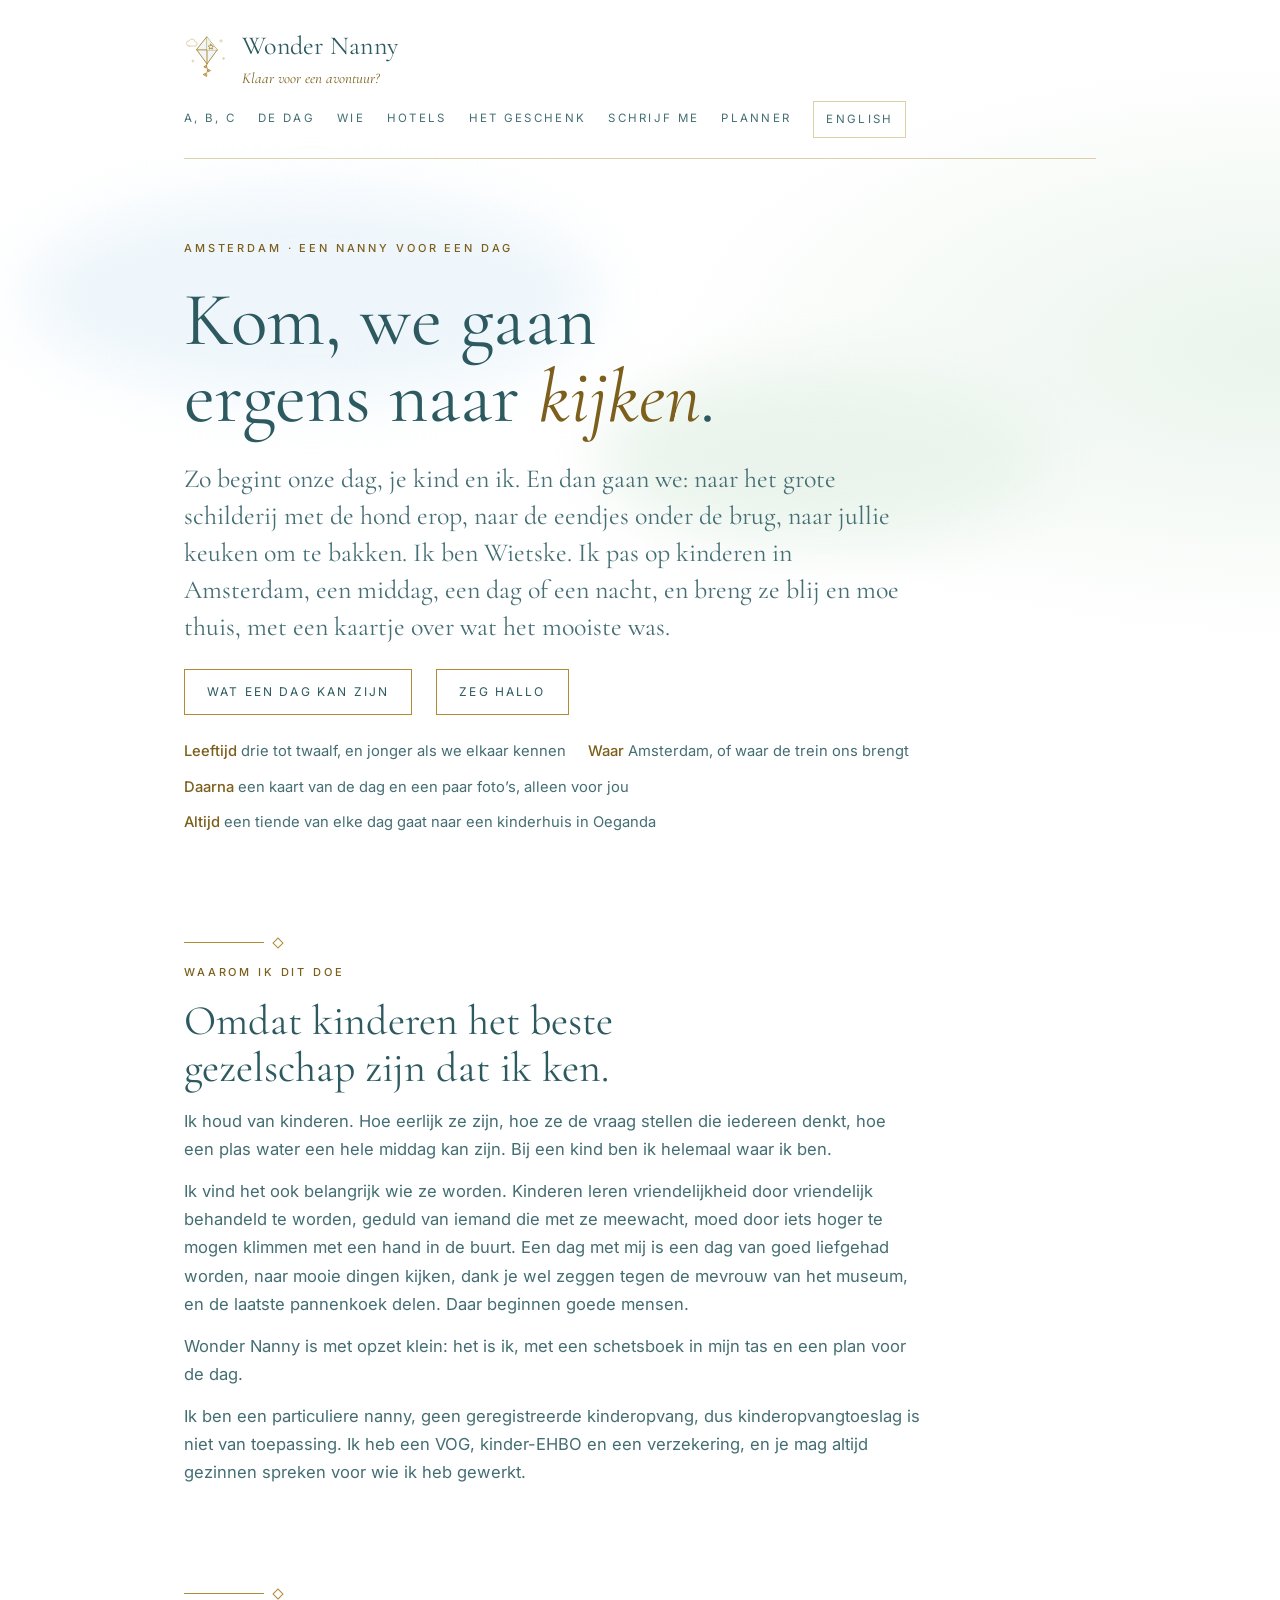
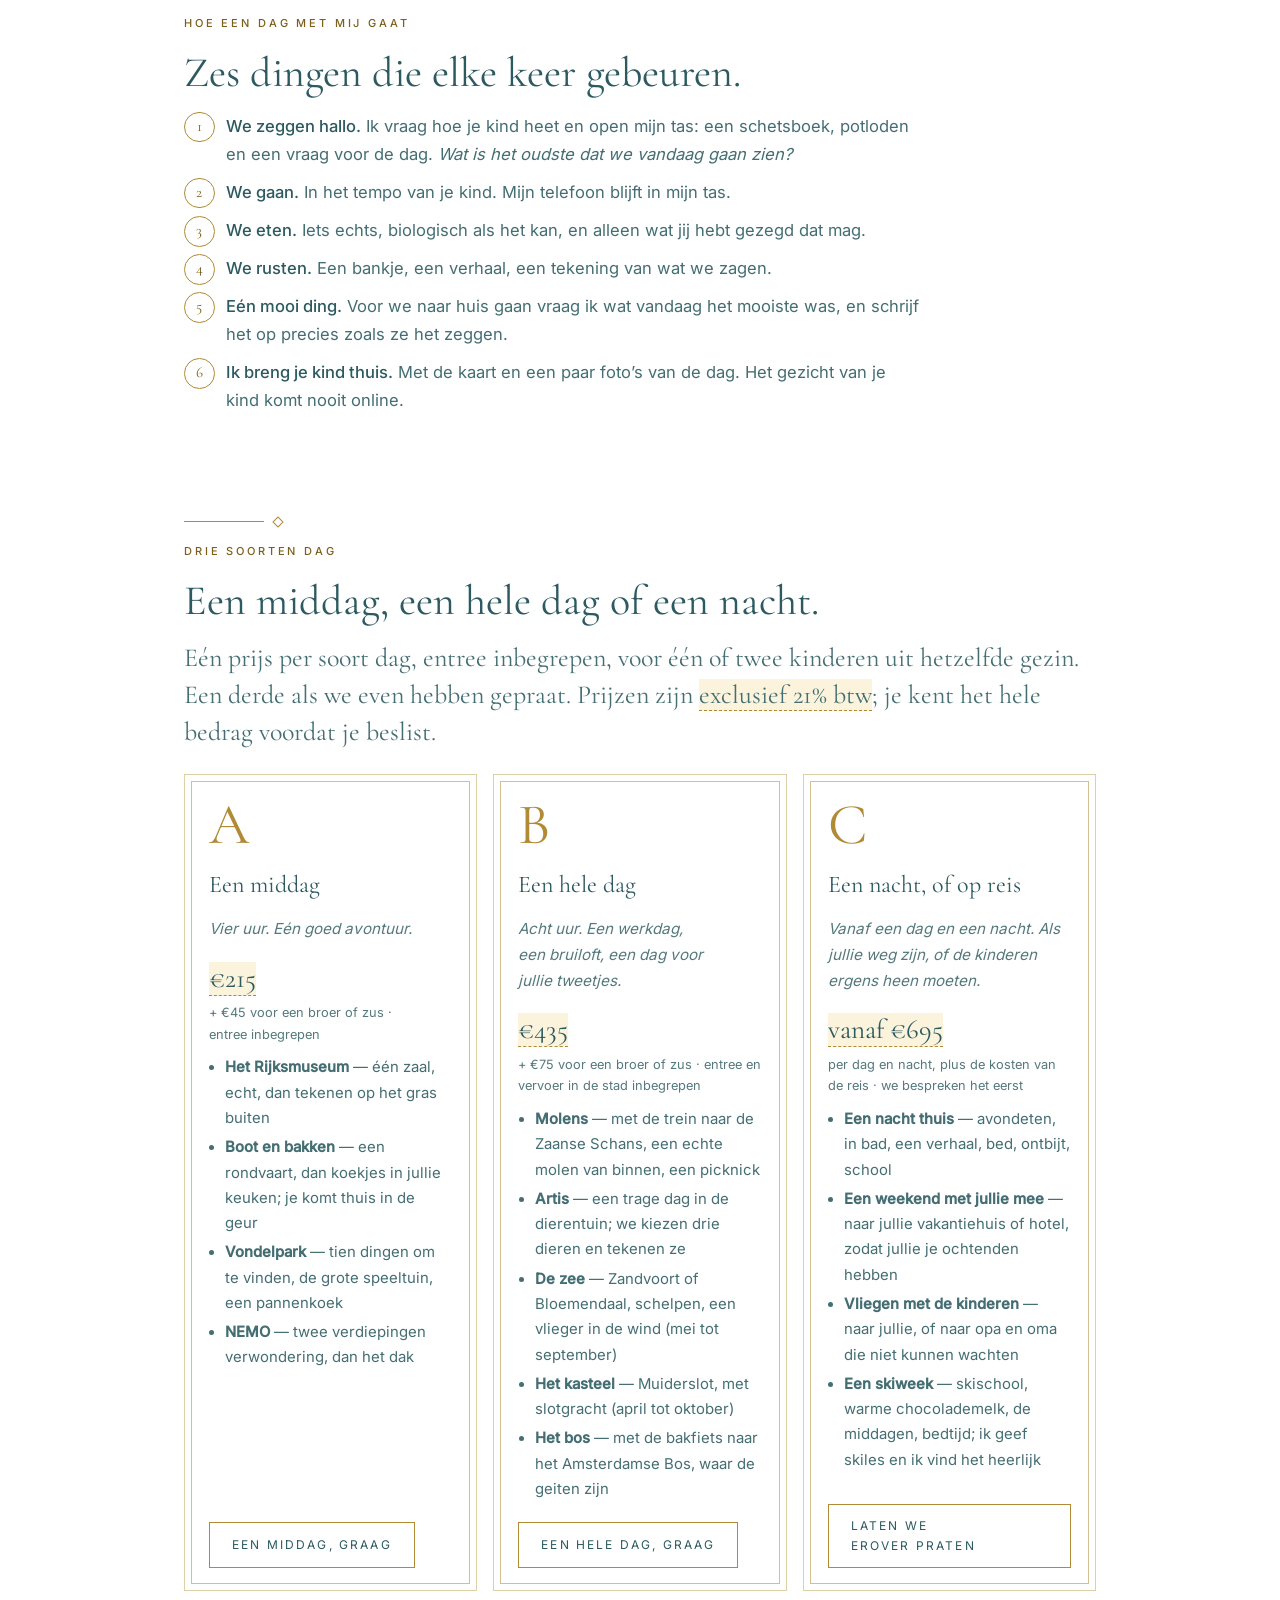
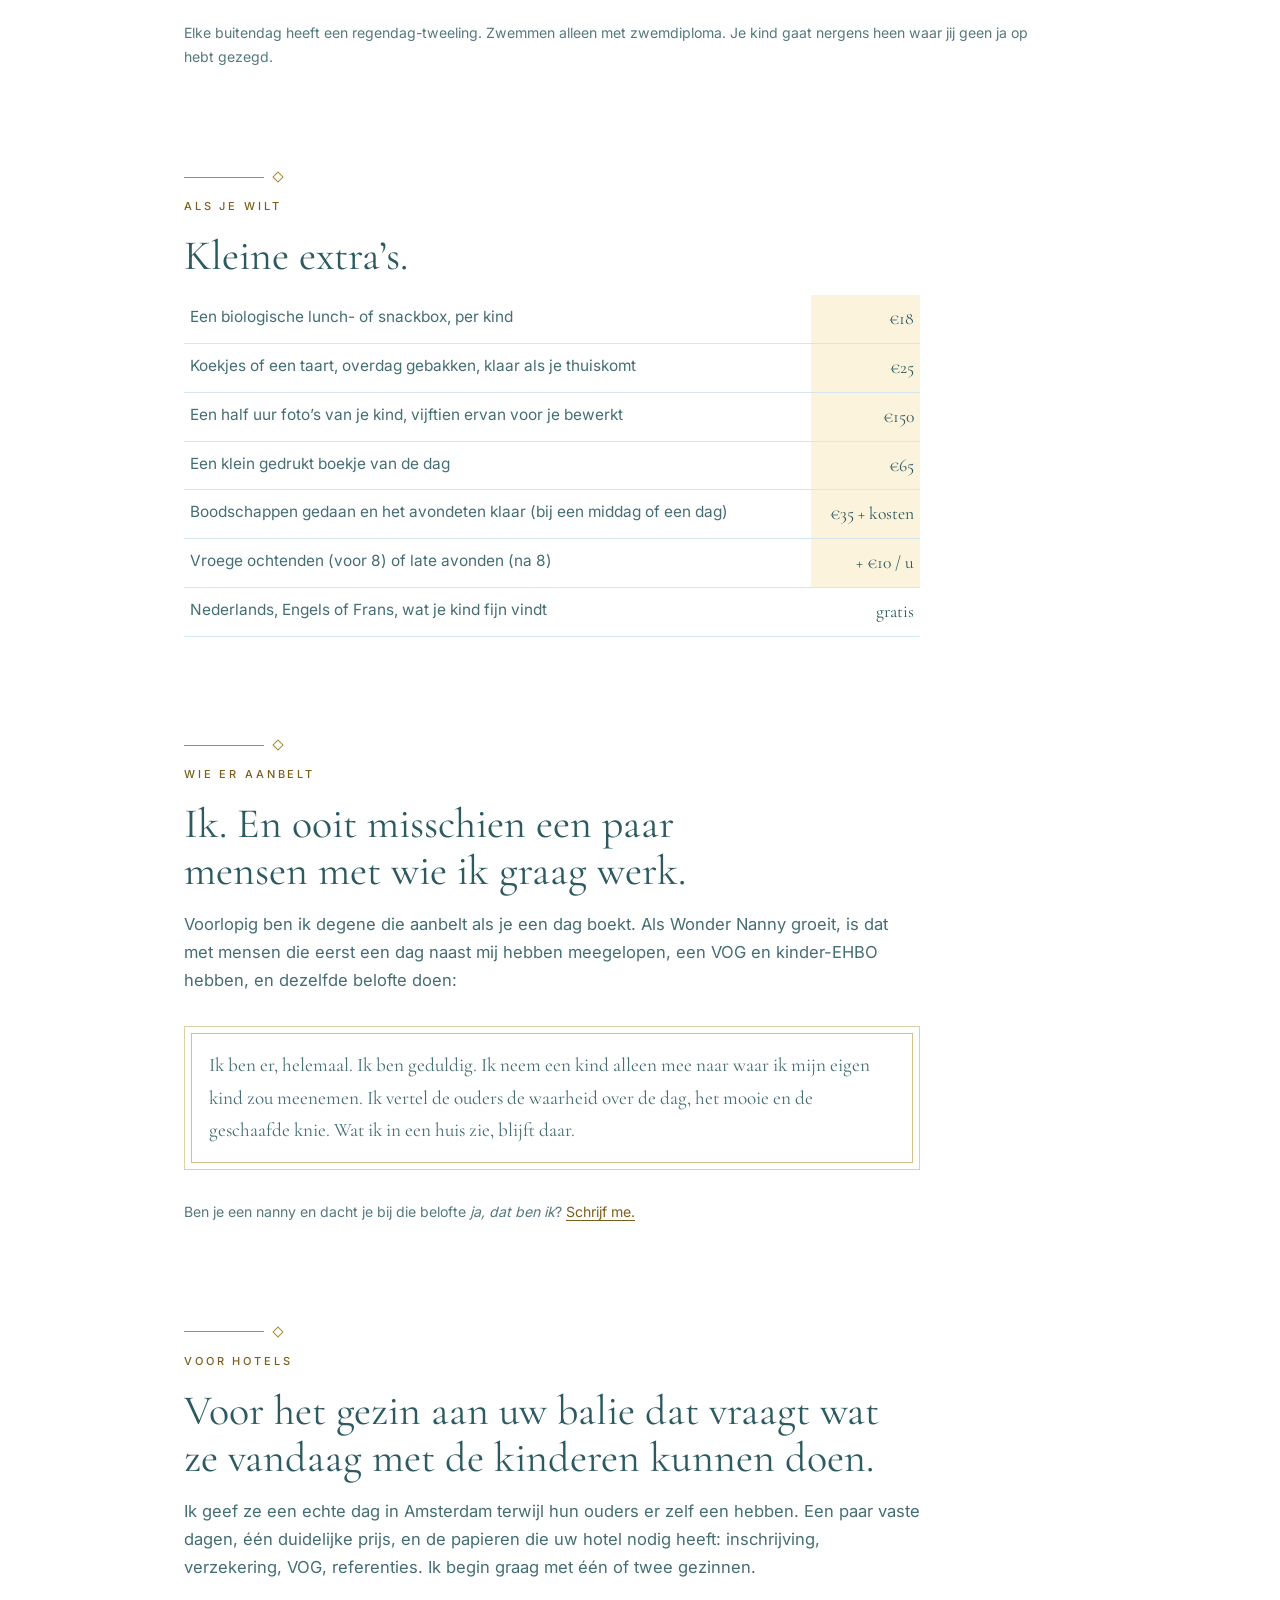
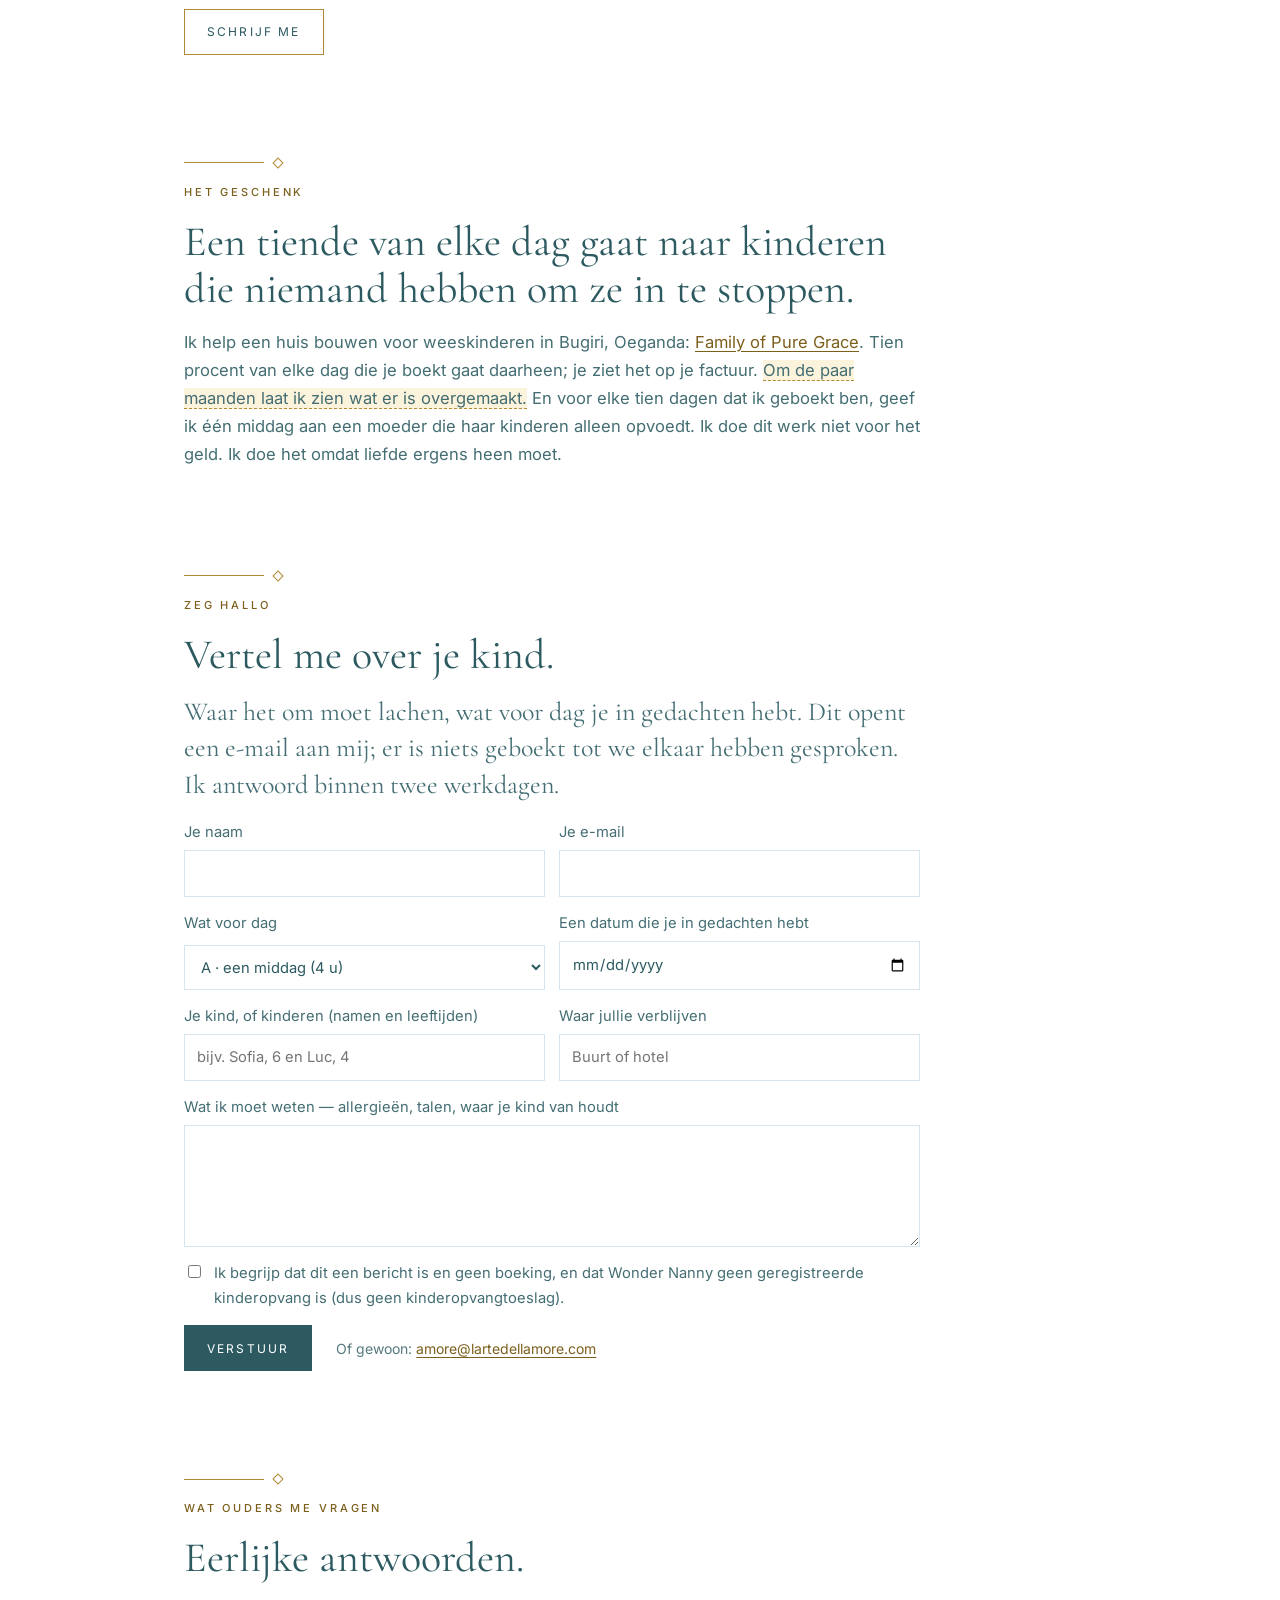
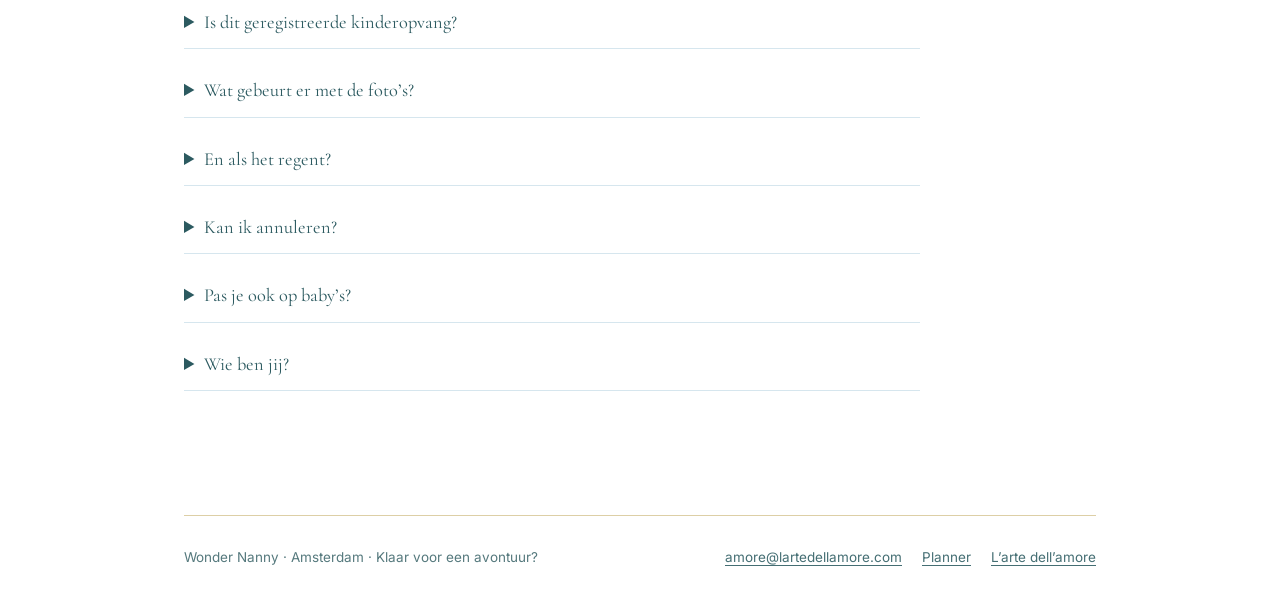
<file: nl/index.html>
<!doctype html>
<html lang="nl">
<head>
<meta charset="utf-8">
<meta name="viewport" content="width=device-width, initial-scale=1, viewport-fit=cover">
<title>Wonder Nanny · Klaar voor een avontuur? · Amsterdam</title>
<meta name="description" content="Een nanny voor een dag in Amsterdam. Wietske past op kinderen voor een middag, een dag of een nacht en brengt ze blij en moe thuis, met een kaartje over wat het mooiste was. Een tiende van elke dag gaat naar een kinderhuis in Oeganda.">
<link rel="canonical" href="https://lartedellamore.github.io/wonder-nanny/nl/">
<link rel="alternate" hreflang="en" href="https://lartedellamore.github.io/wonder-nanny/">
<link rel="alternate" hreflang="nl" href="https://lartedellamore.github.io/wonder-nanny/nl/">
<meta property="og:title" content="Wonder Nanny · Klaar voor een avontuur?">
<meta property="og:description" content="Kom, we gaan ergens naar kijken. Een nanny voor een dag in Amsterdam.">
<meta property="og:type" content="website">
<link rel="icon" href="../assets/mark.svg" type="image/svg+xml">
<link rel="stylesheet" href="../css/wonder.css">
</head>
<body class="wonder">
<a class="skip" href="#main">Ga naar de tekst</a>
<div class="wrap">
<header class="top">
  <a class="mark" href="index.html"><img src="../assets/mark.svg" alt="" width="72" height="72"><span>Wonder Nanny<small>Klaar voor een avontuur?</small></span></a>
  <nav aria-label="Pagina's"><a href="#packages">A, B, C</a><a href="#rhythm">De dag</a><a href="#nannies">Wie</a><a href="#hotels">Hotels</a><a href="#gift">Het geschenk</a><a href="#book">Schrijf me</a><a href="../app/index.html">Planner</a><a class="lang" href="../index.html" lang="en" hreflang="en">English</a></nav>
</header>
  <main id="main">
    <section class="crest" aria-labelledby="h-t">
      <p class="eyebrow">Amsterdam &middot; een nanny voor een dag</p>
      <h1 class="display" id="h-t">Kom, we gaan ergens naar <em>kijken</em>.</h1>
      <p class="lede">Zo begint onze dag, je kind en ik. En dan gaan we: naar het grote schilderij met de hond erop, naar de eendjes onder de brug, naar jullie keuken om te bakken. Ik ben Wietske. Ik pas op kinderen in Amsterdam, een middag, een dag of een nacht, en breng ze blij en moe thuis, met een kaartje over wat het mooiste was.</p>
      <div class="row"><a class="btn" href="#packages">Wat een dag kan zijn</a><a class="btn" href="#book">Zeg hallo</a></div>
      <div class="facts">
        <span><b>Leeftijd</b> drie tot twaalf, en jonger als we elkaar kennen</span>
        <span><b>Waar</b> Amsterdam, of waar de trein ons brengt</span>
        <span><b>Daarna</b> een kaart van de dag en een paar foto&rsquo;s, alleen voor jou</span>
        <span><b>Altijd</b> een tiende van elke dag gaat naar een kinderhuis in Oeganda</span>
      </div>
    </section>

    <section class="sec" aria-labelledby="w-t">
      <span class="rule" aria-hidden="true"></span>
      <p class="eyebrow">Waarom ik dit doe</p>
      <h2 class="h2" id="w-t">Omdat kinderen het beste gezelschap zijn dat ik ken.</h2>
      <div class="prose">
        <p>Ik houd van kinderen. Hoe eerlijk ze zijn, hoe ze de vraag stellen die iedereen denkt, hoe een plas water een hele middag kan zijn. Bij een kind ben ik helemaal waar ik ben.</p>
        <p>Ik vind het ook belangrijk wie ze worden. Kinderen leren vriendelijkheid door vriendelijk behandeld te worden, geduld van iemand die met ze meewacht, moed door iets hoger te mogen klimmen met een hand in de buurt. Een dag met mij is een dag van goed liefgehad worden, naar mooie dingen kijken, dank je wel zeggen tegen de mevrouw van het museum, en de laatste pannenkoek delen. Daar beginnen goede mensen.</p>
        <p>Wonder Nanny is met opzet klein: het is ik, met een schetsboek in mijn tas en een plan voor de dag.</p>
        <p>Ik ben een particuliere nanny, geen geregistreerde kinderopvang, dus kinderopvangtoeslag is niet van toepassing. Ik heb een VOG, kinder-EHBO en een verzekering, en je mag altijd gezinnen spreken voor wie ik heb gewerkt.</p>
      </div>
    </section>

    <section class="sec" id="rhythm" aria-labelledby="r-t">
      <span class="rule" aria-hidden="true"></span>
      <p class="eyebrow">Hoe een dag met mij gaat</p>
      <h2 class="h2" id="r-t">Zes dingen die elke keer gebeuren.</h2>
      <ol class="rhythm">
        <li><b>We zeggen hallo.</b> Ik vraag hoe je kind heet en open mijn tas: een schetsboek, potloden en een vraag voor de dag. <em>Wat is het oudste dat we vandaag gaan zien?</em></li>
        <li><b>We gaan.</b> In het tempo van je kind. Mijn telefoon blijft in mijn tas.</li>
        <li><b>We eten.</b> Iets echts, biologisch als het kan, en alleen wat jij hebt gezegd dat mag.</li>
        <li><b>We rusten.</b> Een bankje, een verhaal, een tekening van wat we zagen.</li>
        <li><b>E&eacute;n mooi ding.</b> Voor we naar huis gaan vraag ik wat vandaag het mooiste was, en schrijf het op precies zoals ze het zeggen.</li>
        <li><b>Ik breng je kind thuis.</b> Met de kaart en een paar foto&rsquo;s van de dag. Het gezicht van je kind komt nooit online.</li>
      </ol>
    </section>

    <section class="sec" id="packages" aria-labelledby="p-t">
      <span class="rule" aria-hidden="true"></span>
      <p class="eyebrow">Drie soorten dag</p>
      <h2 class="h2" id="p-t">Een middag, een hele dag of een nacht.</h2>
      <p class="lede">E&eacute;n prijs per soort dag, entree inbegrepen, voor &eacute;&eacute;n of twee kinderen uit hetzelfde gezin. Een derde als we even hebben gepraat. Prijzen zijn <span class="confirm">exclusief 21% btw</span>; je kent het hele bedrag voordat je beslist.</p>

      <div class="abc">
        <article class="frame pack">
          <span class="letter" aria-hidden="true">A</span>
          <h3>Een middag</h3>
          <p class="for">Vier uur. E&eacute;n goed avontuur.</p>
          <p class="price"><span class="confirm">&euro;215</span><small>+ &euro;45 voor een broer of zus &middot; entree inbegrepen</small></p>
          <ul>
            <li><b>Het Rijksmuseum</b> &mdash; &eacute;&eacute;n zaal, echt, dan tekenen op het gras buiten</li>
            <li><b>Boot en bakken</b> &mdash; een rondvaart, dan koekjes in jullie keuken; je komt thuis in de geur</li>
            <li><b>Vondelpark</b> &mdash; tien dingen om te vinden, de grote speeltuin, een pannenkoek</li>
            <li><b>NEMO</b> &mdash; twee verdiepingen verwondering, dan het dak</li>
          </ul>
          <p class="cta"><a class="btn" href="#book">Een middag, graag</a></p>
        </article>

        <article class="frame pack">
          <span class="letter" aria-hidden="true">B</span>
          <h3>Een hele dag</h3>
          <p class="for">Acht uur. Een werkdag, een bruiloft, een dag voor jullie tweetjes.</p>
          <p class="price"><span class="confirm">&euro;435</span><small>+ &euro;75 voor een broer of zus &middot; entree en vervoer in de stad inbegrepen</small></p>
          <ul>
            <li><b>Molens</b> &mdash; met de trein naar de Zaanse Schans, een echte molen van binnen, een picknick</li>
            <li><b>Artis</b> &mdash; een trage dag in de dierentuin; we kiezen drie dieren en tekenen ze</li>
            <li><b>De zee</b> &mdash; Zandvoort of Bloemendaal, schelpen, een vlieger in de wind (mei tot september)</li>
            <li><b>Het kasteel</b> &mdash; Muiderslot, met slotgracht (april tot oktober)</li>
            <li><b>Het bos</b> &mdash; met de bakfiets naar het Amsterdamse Bos, waar de geiten zijn</li>
          </ul>
          <p class="cta"><a class="btn" href="#book">Een hele dag, graag</a></p>
        </article>

        <article class="frame pack">
          <span class="letter" aria-hidden="true">C</span>
          <h3>Een nacht, of op reis</h3>
          <p class="for">Vanaf een dag en een nacht. Als jullie weg zijn, of de kinderen ergens heen moeten.</p>
          <p class="price"><span class="confirm">vanaf &euro;695</span><small>per dag en nacht, plus de kosten van de reis &middot; we bespreken het eerst</small></p>
          <ul>
            <li><b>Een nacht thuis</b> &mdash; avondeten, in bad, een verhaal, bed, ontbijt, school</li>
            <li><b>Een weekend met jullie mee</b> &mdash; naar jullie vakantiehuis of hotel, zodat jullie je ochtenden hebben</li>
            <li><b>Vliegen met de kinderen</b> &mdash; naar jullie, of naar opa en oma die niet kunnen wachten</li>
            <li><b>Een skiweek</b> &mdash; skischool, warme chocolademelk, de middagen, bedtijd; ik geef skiles en ik vind het heerlijk</li>
          </ul>
          <p class="cta"><a class="btn" href="#book">Laten we erover praten</a></p>
        </article>
      </div>
      <p class="note" style="margin-top:14px">Elke buitendag heeft een regendag-tweeling. Zwemmen alleen met zwemdiploma. Je kind gaat nergens heen waar jij geen ja op hebt gezegd.</p>
    </section>

    <section class="sec" id="addons" aria-labelledby="a-t">
      <span class="rule" aria-hidden="true"></span>
      <p class="eyebrow">Als je wilt</p>
      <h2 class="h2" id="a-t">Kleine extra&rsquo;s.</h2>
      <table class="addons">
        <tr><td>Een biologische lunch- of snackbox, per kind</td><td class="confirm">&euro;18</td></tr>
        <tr><td>Koekjes of een taart, overdag gebakken, klaar als je thuiskomt</td><td class="confirm">&euro;25</td></tr>
        <tr><td>Een half uur foto&rsquo;s van je kind, vijftien ervan voor je bewerkt</td><td class="confirm">&euro;150</td></tr>
        <tr><td>Een klein gedrukt boekje van de dag</td><td class="confirm">&euro;65</td></tr>
        <tr><td>Boodschappen gedaan en het avondeten klaar (bij een middag of een dag)</td><td class="confirm">&euro;35 + kosten</td></tr>
        <tr><td>Vroege ochtenden (voor 8) of late avonden (na 8)</td><td class="confirm">+ &euro;10 / u</td></tr>
        <tr><td>Nederlands, Engels of Frans, wat je kind fijn vindt</td><td>gratis</td></tr>
      </table>
    </section>

    <section class="sec" id="nannies" aria-labelledby="n-t">
      <span class="rule" aria-hidden="true"></span>
      <p class="eyebrow">Wie er aanbelt</p>
      <h2 class="h2" id="n-t">Ik. En ooit misschien een paar mensen met wie ik graag werk.</h2>
      <div class="prose">
        <p>Voorlopig ben ik degene die aanbelt als je een dag boekt. Als Wonder Nanny groeit, is dat met mensen die eerst een dag naast mij hebben meegelopen, een VOG en kinder-EHBO hebben, en dezelfde belofte doen:</p>
      </div>
      <blockquote class="frame" style="margin:16px 0 0; font-family:var(--serif); font-size:1.2rem; color:var(--ink2)">
        Ik ben er, helemaal. Ik ben geduldig. Ik neem een kind alleen mee naar waar ik mijn eigen kind zou meenemen. Ik vertel de ouders de waarheid over de dag, het mooie en de geschaafde knie. Wat ik in een huis zie, blijft daar.
      </blockquote>
      <p class="note" style="margin-top:14px">Ben je een nanny en dacht je bij die belofte <em>ja, dat ben ik</em>? <a href="mailto:amore@lartedellamore.com?subject=Wonder%20Nanny%20%E2%80%94%20hallo">Schrijf me.</a></p>
    </section>

    <section class="sec" id="hotels" aria-labelledby="ho-t">
      <span class="rule" aria-hidden="true"></span>
      <p class="eyebrow">Voor hotels</p>
      <h2 class="h2" id="ho-t">Voor het gezin aan uw balie dat vraagt wat ze vandaag met de kinderen kunnen doen.</h2>
      <div class="prose">
        <p>Ik geef ze een echte dag in Amsterdam terwijl hun ouders er zelf een hebben. Een paar vaste dagen, &eacute;&eacute;n duidelijke prijs, en de papieren die uw hotel nodig heeft: inschrijving, verzekering, VOG, referenties. Ik begin graag met &eacute;&eacute;n of twee gezinnen.</p>
      </div>
      <div class="row" style="margin-top:12px"><a class="btn" href="mailto:amore@lartedellamore.com?subject=Wonder%20Nanny%20en%20onze%20gasten">Schrijf me</a></div>
    </section>

    <section class="sec" id="gift" aria-labelledby="g-t">
      <span class="rule" aria-hidden="true"></span>
      <p class="eyebrow">Het geschenk</p>
      <h2 class="h2" id="g-t">Een tiende van elke dag gaat naar kinderen die niemand hebben om ze in te stoppen.</h2>
      <div class="prose">
        <p>Ik help een huis bouwen voor weeskinderen in Bugiri, Oeganda: <a href="https://familyofpuregrace.wixsite.com/my-site" rel="noopener">Family of Pure Grace</a>. Tien procent van elke dag die je boekt gaat daarheen; je ziet het op je factuur. <span class="confirm">Om de paar maanden laat ik zien wat er is overgemaakt.</span> En voor elke tien dagen dat ik geboekt ben, geef ik &eacute;&eacute;n middag aan een moeder die haar kinderen alleen opvoedt. Ik doe dit werk niet voor het geld. Ik doe het omdat liefde ergens heen moet.</p>
      </div>
    </section>

    <section class="sec" id="book" aria-labelledby="b-t">
      <span class="rule" aria-hidden="true"></span>
      <p class="eyebrow">Zeg hallo</p>
      <h2 class="h2" id="b-t">Vertel me over je kind.</h2>
      <p class="lede">Waar het om moet lachen, wat voor dag je in gedachten hebt. Dit opent een e-mail aan mij; er is niets geboekt tot we elkaar hebben gesproken. Ik antwoord binnen twee werkdagen.</p>
      <form class="book" id="bookform" novalidate>
        <div class="two">
          <label>Je naam <input name="name" required autocomplete="name"></label>
          <label>Je e-mail <input name="email" type="email" required autocomplete="email"></label>
        </div>
        <div class="two">
          <label>Wat voor dag
            <select name="package">
              <option>A · een middag (4 u)</option>
              <option>B · een hele dag (8 u)</option>
              <option>C · een nacht, of op reis</option>
              <option>Ik weet het nog niet</option>
            </select>
          </label>
          <label>Een datum die je in gedachten hebt <input name="date" type="date"></label>
        </div>
        <div class="two">
          <label>Je kind, of kinderen (namen en leeftijden) <input name="children" placeholder="bijv. Sofia, 6 en Luc, 4"></label>
          <label>Waar jullie verblijven <input name="where" placeholder="Buurt of hotel"></label>
        </div>
        <label>Wat ik moet weten &mdash; allergie&euml;n, talen, waar je kind van houdt <textarea name="notes" rows="4"></textarea></label>
        <label class="check"><input type="checkbox" name="consent" required> <span>Ik begrijp dat dit een bericht is en geen boeking, en dat Wonder Nanny geen geregistreerde kinderopvang is (dus geen kinderopvangtoeslag).</span></label>
        <div class="row"><button class="btn solid" type="submit">Verstuur</button><span class="small">Of gewoon: <a href="mailto:amore@lartedellamore.com">amore@lartedellamore.com</a></span></div>
      </form>
    </section>

    <section class="sec" id="faq" aria-labelledby="f-t">
      <span class="rule" aria-hidden="true"></span>
      <p class="eyebrow">Wat ouders me vragen</p>
      <h2 class="h2" id="f-t">Eerlijke antwoorden.</h2>
      <details><summary>Is dit geregistreerde kinderopvang?</summary><p>Nee. Ik ben een particuliere nanny, geen gastouderbureau of kinderopvang in het Landelijk Register, dus je kunt geen kinderopvangtoeslag aanvragen. Ik heb wel een VOG, kinder-EHBO en een verzekering voor het zorgen voor kinderen.</p></details>
      <details><summary>Wat gebeurt er met de foto&rsquo;s?</summary><p>Die zijn van jou. Ik zet nooit het gezicht van een kind online, en helemaal niets zonder jouw schriftelijke ja. Met je toestemming laat ik misschien een tekening of een kaart zien, zonder namen.</p></details>
      <details><summary>En als het regent?</summary><p>Elke buitendag heeft een binnen-tweeling; we kiezen samen de avond ervoor.</p></details>
      <details><summary>Kan ik annuleren?</summary><p>Natuurlijk, gratis tot 48 uur van tevoren. Binnen 48 uur vraag ik de helft, omdat ik de dag voor jou heb vrijgehouden. Als je kind ziek is, helemaal niets.</p></details>
      <details><summary>Pas je ook op baby&rsquo;s?</summary><p>Soms, &eacute;&eacute;n tegelijk, als we elkaar hebben ontmoet. De dagen hierboven zijn geschreven voor drie tot twaalf jaar.</p></details>
      <details><summary>Wie ben jij?</summary><p>Wietske Hoencamp, Amsterdam. Ik heb gezorgd voor de kinderen van meer dan dertig gezinnen. Daarnaast coach ik, fotografeer ik en geef ik skiles; de rest van mijn werk woont op <a href="https://lartedellamore.github.io/nl/">L&rsquo;arte dell&rsquo;amore</a>.</p></details>
    </section>

  </main>
<footer class="foot">
  <span>Wonder Nanny &middot; Amsterdam &middot; Klaar voor een avontuur?</span>
  <nav aria-label="Voettekst"><a href="mailto:amore@lartedellamore.com">amore@lartedellamore.com</a><a href="../app/index.html">Planner</a><a href="https://lartedellamore.github.io/nl/" rel="noopener">L&rsquo;arte dell&rsquo;amore</a></nav>
</footer>
</div>
<script>
document.getElementById('bookform').addEventListener('submit', function (e) {
  e.preventDefault();
  var f = e.target, d = new FormData(f);
  if (!d.get('name') || !d.get('email') || !f.consent.checked) { alert('Vul je naam en e-mail in en vink het vakje aan.'); return; }
  var body = ['Naam: ' + d.get('name'), 'E-mail: ' + d.get('email'), 'Soort dag: ' + d.get('package'), 'Datum: ' + (d.get('date') || '-'),
    'Kinderen: ' + (d.get('children') || '-'), 'Verblijf: ' + (d.get('where') || '-'), '', 'Opmerkingen:', d.get('notes') || '-'].join('\n');
  location.href = 'mailto:amore@lartedellamore.com?subject=' + encodeURIComponent('Wonder Nanny — ' + d.get('package')) + '&body=' + encodeURIComponent(body);
});
</script>
</body>
</html>
</file>
<file: css/wonder.css>
/* Wonder Nanny · its own house
   White ground, pastel sky and leaf, sea-green ink, one gold fine line. Never black.
   Self-contained: fonts live in ../assets/fonts. */

@font-face { font-family: "Cormorant Garamond"; font-style: normal; font-weight: 400; font-display: swap; src: url("../assets/fonts/cormorant-garamond-latin-400-normal.woff2") format("woff2"); }
@font-face { font-family: "Cormorant Garamond"; font-style: normal; font-weight: 500; font-display: swap; src: url("../assets/fonts/cormorant-garamond-latin-500-normal.woff2") format("woff2"); }
@font-face { font-family: "Cormorant Garamond"; font-style: italic; font-weight: 400; font-display: swap; src: url("../assets/fonts/cormorant-garamond-latin-400-italic.woff2") format("woff2"); }
@font-face { font-family: "Inter"; font-style: normal; font-weight: 400; font-display: swap; src: url("../assets/fonts/inter-latin-400-normal.woff2") format("woff2"); }
@font-face { font-family: "Inter"; font-style: normal; font-weight: 500; font-display: swap; src: url("../assets/fonts/inter-latin-500-normal.woff2") format("woff2"); }

:root {
  --paper: #FFFFFF;
  --sky: #EEF6FB;
  --leaf: #EAF4EC;
  --blush: #FBF5EC;
  --ink: #2C5A60;
  --ink2: #446E73;
  --dim: #55797D;
  --gold: #B08A34;
  --gold-ink: #7C5F1C;
  --gold-pale: #DDCFA6;
  --line: #D6E6EE;
  --serif: "Cormorant Garamond", "Iowan Old Style", Palatino, Georgia, serif;
  --sans: "Inter", system-ui, -apple-system, "Segoe UI", Roboto, sans-serif;
  color-scheme: light;
}

* { box-sizing: border-box; }
html { -webkit-text-size-adjust: 100%; scroll-behavior: smooth; }
body {
  margin: 0; color: var(--ink); font-family: var(--sans); font-size: 16.5px; line-height: 1.7; -webkit-font-smoothing: antialiased;
  background:
    radial-gradient(70rem 30rem at 0% -10%, var(--sky) 0%, rgba(238,246,251,0) 70%),
    radial-gradient(55rem 26rem at 100% 5%, var(--leaf) 0%, rgba(234,244,236,0) 70%),
    radial-gradient(45rem 22rem at 50% 105%, var(--blush) 0%, rgba(251,245,236,0) 70%),
    var(--paper);
}
img { max-width: 100%; height: auto; display: block; }
a { color: var(--gold-ink); text-decoration-thickness: 1px; text-underline-offset: 0.2em; }
a:hover { text-decoration-thickness: 2px; }
:focus-visible { outline: 2px solid var(--ink); outline-offset: 3px; }
h1, h2, h3 { font-family: var(--serif); font-weight: 400; margin: 0; text-wrap: balance; }
p { margin: 0; text-wrap: pretty; }
.skip { position: absolute; left: 12px; top: -80px; background: var(--leaf); color: var(--ink); padding: 10px 16px; z-index: 10; }
.skip:focus { top: 10px; }

/* ── frame ── */
.wrap { max-width: 64rem; margin: 0 auto; padding-inline: clamp(18px, 5vw, 56px); }
.top { display: flex; align-items: center; justify-content: space-between; gap: 14px 28px; flex-wrap: wrap; padding-block: 24px 20px; border-bottom: 1px solid var(--gold-pale); }
.mark { display: inline-flex; align-items: center; gap: 12px; text-decoration: none; color: var(--ink); font-family: var(--serif); font-size: 26px; letter-spacing: .01em; }
.mark img { width: 46px; height: 46px; }
.mark small { font-family: var(--serif); font-style: italic; font-size: 15px; letter-spacing: 0; text-transform: none; color: var(--gold-ink); display: block; line-height: 1.1; margin-top: 2px; }
.top nav { display: flex; flex-wrap: wrap; gap: 6px 22px; align-items: center; }
.top nav a { font-size: 11.5px; letter-spacing: .2em; text-transform: uppercase; color: var(--ink2); text-decoration: none; padding-block: 6px; border-bottom: 1px solid transparent; }
.top nav a:hover, .top nav a[aria-current] { color: var(--gold-ink); border-bottom-color: var(--gold); }
.top nav a.lang { border: 1px solid var(--gold-pale); padding: 8px 12px; }

main { padding-block: clamp(40px, 7vw, 80px) 20px; display: flex; flex-direction: column; gap: clamp(56px, 9vw, 104px); }
.col { max-width: 44rem; }
.sec { display: flex; flex-direction: column; gap: 16px; }

/* ── type ── */
.eyebrow { font-size: 11px; letter-spacing: 0.26em; text-transform: uppercase; color: var(--gold-ink); font-weight: 500; }
.display { font-size: clamp(42px, 7.5vw, 76px); line-height: 1.02; }
.display em { font-style: italic; color: var(--gold-ink); }
.h2 { font-size: clamp(29px, 4.4vw, 42px); line-height: 1.12; }
.lede { font-family: var(--serif); font-size: clamp(21px, 2.6vw, 26px); line-height: 1.42; color: var(--ink2); }
.prose { display: flex; flex-direction: column; gap: 14px; color: var(--ink2); }
.small { font-size: 14px; color: var(--dim); }
.note { font-size: .88rem; color: var(--dim); }

/* the fine line: a hairline closed by a small lozenge */
.rule { display: flex; align-items: center; gap: 10px; color: var(--gold); }
.rule::before { content: ""; flex: 0 0 5rem; border-top: 1px solid var(--gold); }
.rule::after { content: ""; width: 6px; height: 6px; border: 1px solid var(--gold); transform: rotate(45deg); }

/* ── the opening: clouds ── */
.crest { position: relative; isolation: isolate; display: flex; flex-direction: column; gap: 24px; }
.crest::before, .crest::after { content: ""; position: absolute; z-index: -1; border-radius: 50%; filter: blur(30px); pointer-events: none; }
.crest::before { width: 36rem; height: 13rem; left: -10rem; top: -3rem; background: var(--sky); }
.crest::after  { width: 28rem; height: 11rem; right: -8rem; top: 8rem; background: var(--leaf); }
.facts { display: flex; flex-wrap: wrap; gap: 10px 22px; font-size: .92rem; color: var(--ink2); }
.facts b { color: var(--gold-ink); font-weight: 500; }

/* ── gold frame: the photograph-in-a-frame motif ── */
.frame { position: relative; padding: 22px 24px; background: rgba(255,255,255,.78); border: 1px solid var(--gold-pale); }
.frame::before { content: ""; position: absolute; inset: 6px; border: 1px solid var(--gold); pointer-events: none; opacity: .55; }

/* ── ABC ── */
.abc { display: grid; gap: 16px; grid-template-columns: repeat(auto-fit, minmax(15rem, 1fr)); margin-top: 8px; }
.pack { display: flex; flex-direction: column; gap: 10px; }
.pack .letter { font-family: var(--serif); font-size: 3.6rem; line-height: 1; color: var(--gold); }
.pack h3 { font-size: 1.5rem; }
.pack .for { font-style: italic; color: var(--dim); font-size: .95rem; }
.pack .price { font-family: var(--serif); font-size: 1.7rem; color: var(--ink); margin-top: 4px; }
.pack .price small { font-family: var(--sans); font-size: .8rem; color: var(--dim); display: block; }
.pack ul { margin: 0; padding-left: 1.1em; color: var(--ink2); font-size: .93rem; }
.pack ul li + li { margin-top: 4px; }
.pack .cta { margin-top: auto; padding-top: 10px; }

/* rhythm */
.rhythm { counter-reset: step; list-style: none; padding: 0; margin: 0; display: grid; gap: 10px; }
.rhythm li { position: relative; padding-left: 2.6rem; color: var(--ink2); }
.rhythm li::before { counter-increment: step; content: counter(step); position: absolute; left: 0; top: 0; width: 1.8rem; height: 1.8rem; border: 1px solid var(--gold); border-radius: 50%; display: grid; place-items: center; font-family: var(--serif); color: var(--gold-ink); font-size: .95rem; background: #fff; }
.rhythm b { color: var(--ink); font-weight: 500; }

/* add-ons */
.addons { width: 100%; border-collapse: collapse; font-size: .96rem; }
.addons td { padding: 9px 6px; border-bottom: 1px solid var(--line); vertical-align: top; color: var(--ink2); }
.addons td:last-child { white-space: nowrap; text-align: right; color: var(--ink); font-family: var(--serif); font-size: 1.1rem; }

/* buttons */
.btn { display: inline-flex; align-items: center; min-height: 46px; padding: 11px 22px; border: 1px solid var(--gold); color: var(--ink); background: rgba(255,255,255,.7); font-size: 12px; letter-spacing: 0.18em; text-transform: uppercase; text-decoration: none; transition: background-color .2s, color .2s; cursor: pointer; font-family: var(--sans); }
.btn:hover { background: var(--leaf); }
.btn.solid { background: var(--ink); color: #fff; border-color: var(--ink); }
.btn.solid:hover { background: var(--ink2); }
.row { display: flex; flex-wrap: wrap; gap: 14px 24px; align-items: center; }

/* form */
.book { display: grid; gap: 14px; }
.book label { display: grid; gap: 5px; font-size: .92rem; color: var(--ink2); }
.book input, .book select, .book textarea { font: inherit; color: var(--ink); padding: 10px 12px; border: 1px solid var(--line); background: #fff; }
.book .two { display: grid; gap: 14px; grid-template-columns: repeat(auto-fit, minmax(12rem, 1fr)); }
.book .check { display: flex; gap: 10px; align-items: flex-start; font-size: .92rem; color: var(--ink2); }
.book .check input { margin-top: 4px; }

/* FAQ */
details { border-bottom: 1px solid var(--line); padding: 10px 0; }
summary { cursor: pointer; font-family: var(--serif); font-size: 1.15rem; color: var(--ink); }
details p { margin-top: 8px; color: var(--ink2); }

/* flag for figures Wietske must confirm; remove the class when confirmed */
.confirm { background: #FBF3DC; border-bottom: 1px dashed var(--gold); }

/* ── foot ── */
.foot { border-top: 1px solid var(--gold-pale); margin-top: clamp(56px, 9vw, 104px); padding-block: 30px 44px; display: flex; flex-wrap: wrap; justify-content: space-between; gap: 14px 28px; font-size: 13.5px; color: var(--dim); }
.foot nav { display: flex; flex-wrap: wrap; gap: 6px 20px; }
.foot a { color: var(--ink2); }

@media (max-width: 40rem) { .pack .letter { font-size: 2.8rem; } .mark { font-size: 22px; } }
@media (prefers-reduced-motion: reduce) { html { scroll-behavior: auto; } .btn { transition: none; } }

/* sections read at essay width; the three packages take the full frame */
main > section { max-width: 46rem; }
main > #packages { max-width: none; }
</file>
